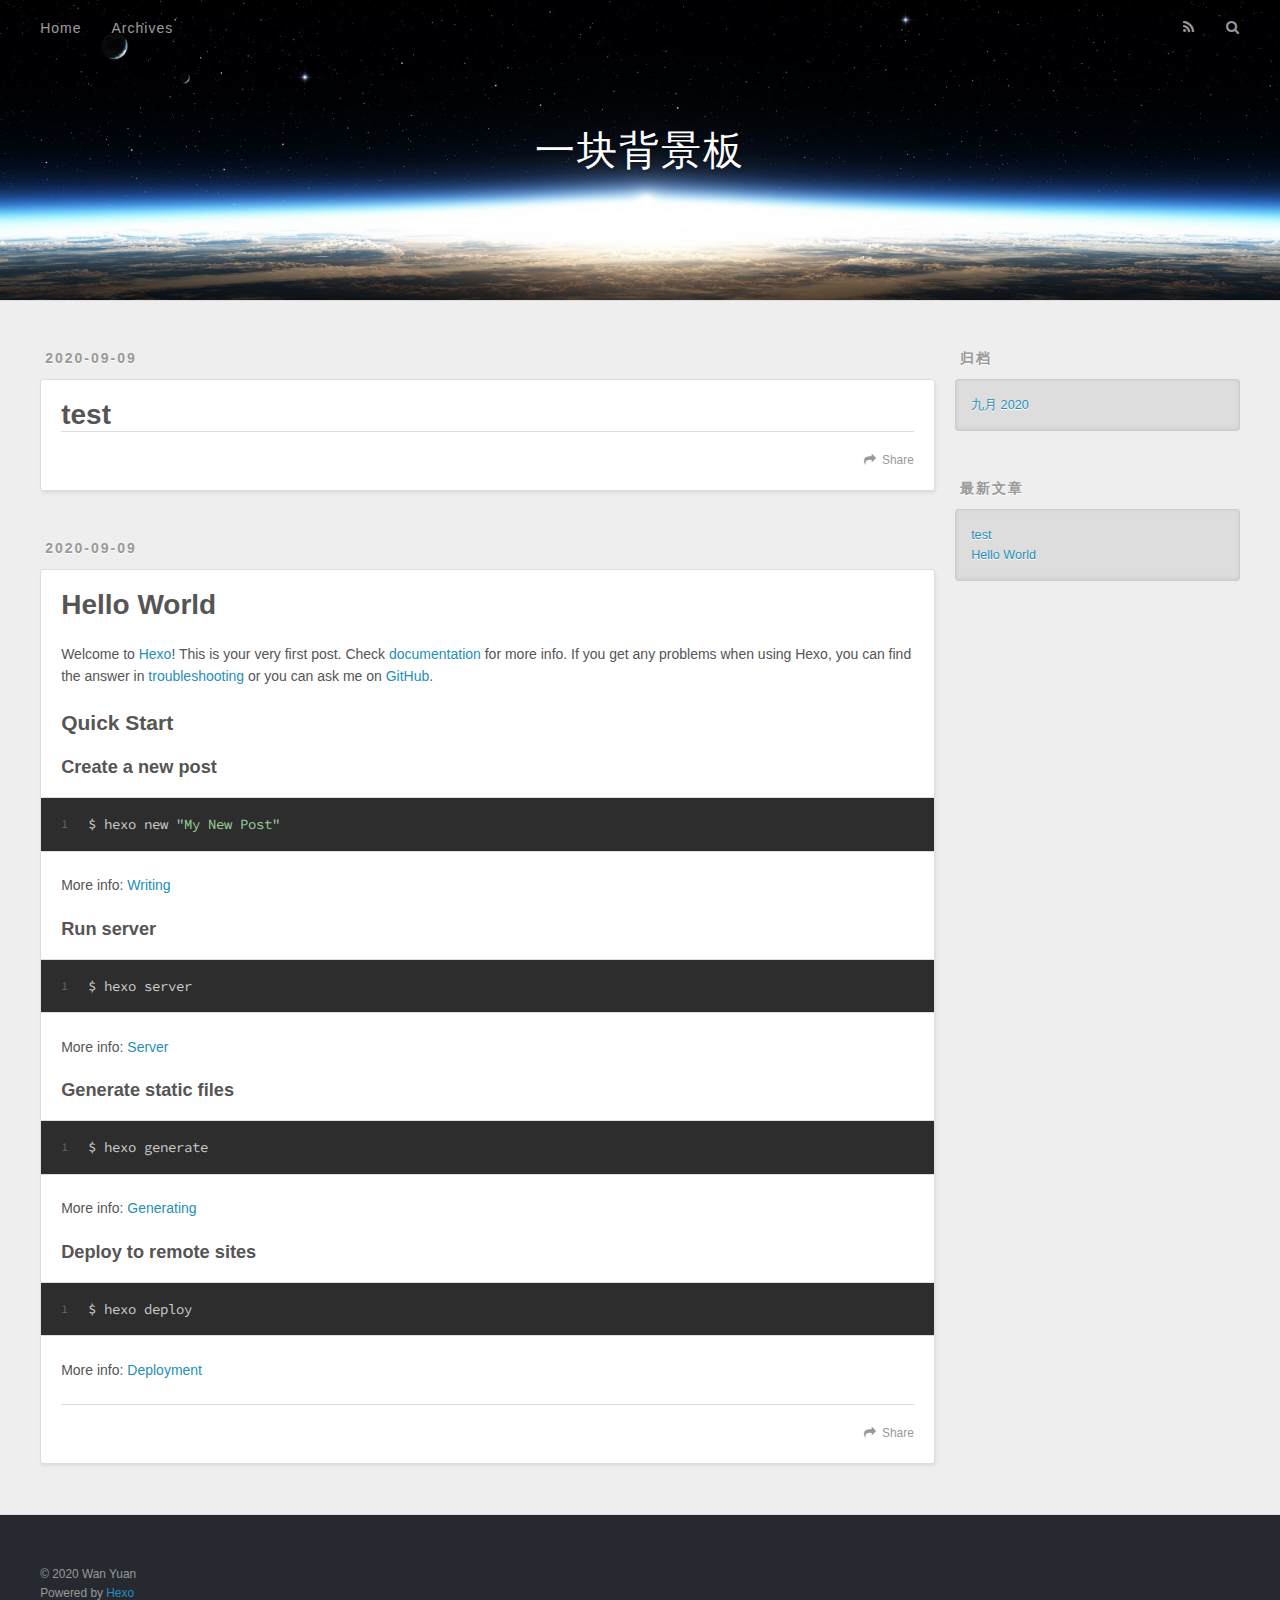
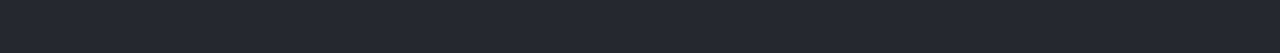
<file: index.html>
<!DOCTYPE html>
<html>
<head>
  <meta charset="utf-8">
  

  
  <title>一块背景板</title>
  <meta name="viewport" content="width=device-width, initial-scale=1, maximum-scale=1">
  <meta property="og:type" content="website">
<meta property="og:title" content="一块背景板">
<meta property="og:url" content="http://example.com/index.html">
<meta property="og:site_name" content="一块背景板">
<meta property="og:locale" content="zh_CN">
<meta property="article:author" content="Wan Yuan">
<meta name="twitter:card" content="summary">
  
    <link rel="alternate" href="/atom.xml" title="一块背景板" type="application/atom+xml">
  
  
    <link rel="icon" href="/favicon.png">
  
  
    <link href="//fonts.googleapis.com/css?family=Source+Code+Pro" rel="stylesheet" type="text/css">
  
  
<link rel="stylesheet" href="/css/style.css">

<meta name="generator" content="Hexo 5.1.1"></head>

<body>
  <div id="container">
    <div id="wrap">
      <header id="header">
  <div id="banner"></div>
  <div id="header-outer" class="outer">
    <div id="header-title" class="inner">
      <h1 id="logo-wrap">
        <a href="/" id="logo">一块背景板</a>
      </h1>
      
    </div>
    <div id="header-inner" class="inner">
      <nav id="main-nav">
        <a id="main-nav-toggle" class="nav-icon"></a>
        
          <a class="main-nav-link" href="/">Home</a>
        
          <a class="main-nav-link" href="/archives">Archives</a>
        
      </nav>
      <nav id="sub-nav">
        
          <a id="nav-rss-link" class="nav-icon" href="/atom.xml" title="RSS Feed"></a>
        
        <a id="nav-search-btn" class="nav-icon" title="搜索"></a>
      </nav>
      <div id="search-form-wrap">
        <form action="//google.com/search" method="get" accept-charset="UTF-8" class="search-form"><input type="search" name="q" class="search-form-input" placeholder="Search"><button type="submit" class="search-form-submit">&#xF002;</button><input type="hidden" name="sitesearch" value="http://example.com"></form>
      </div>
    </div>
  </div>
</header>
      <div class="outer">
        <section id="main">
  
    <article id="post-test" class="article article-type-post" itemscope itemprop="blogPost">
  <div class="article-meta">
    <a href="/2020/09/09/test/" class="article-date">
  <time datetime="2020-09-09T03:55:11.000Z" itemprop="datePublished">2020-09-09</time>
</a>
    
  </div>
  <div class="article-inner">
    
    
      <header class="article-header">
        
  
    <h1 itemprop="name">
      <a class="article-title" href="/2020/09/09/test/">test</a>
    </h1>
  

      </header>
    
    <div class="article-entry" itemprop="articleBody">
      
        
      
    </div>
    <footer class="article-footer">
      <a data-url="http://example.com/2020/09/09/test/" data-id="ckeuupfs40001dsmmc3o80jre" class="article-share-link">Share</a>
      
      
    </footer>
  </div>
  
</article>


  
    <article id="post-hello-world" class="article article-type-post" itemscope itemprop="blogPost">
  <div class="article-meta">
    <a href="/2020/09/09/hello-world/" class="article-date">
  <time datetime="2020-09-09T03:46:14.029Z" itemprop="datePublished">2020-09-09</time>
</a>
    
  </div>
  <div class="article-inner">
    
    
      <header class="article-header">
        
  
    <h1 itemprop="name">
      <a class="article-title" href="/2020/09/09/hello-world/">Hello World</a>
    </h1>
  

      </header>
    
    <div class="article-entry" itemprop="articleBody">
      
        <p>Welcome to <a target="_blank" rel="noopener" href="https://hexo.io/">Hexo</a>! This is your very first post. Check <a target="_blank" rel="noopener" href="https://hexo.io/docs/">documentation</a> for more info. If you get any problems when using Hexo, you can find the answer in <a target="_blank" rel="noopener" href="https://hexo.io/docs/troubleshooting.html">troubleshooting</a> or you can ask me on <a target="_blank" rel="noopener" href="https://github.com/hexojs/hexo/issues">GitHub</a>.</p>
<h2 id="Quick-Start"><a href="#Quick-Start" class="headerlink" title="Quick Start"></a>Quick Start</h2><h3 id="Create-a-new-post"><a href="#Create-a-new-post" class="headerlink" title="Create a new post"></a>Create a new post</h3><figure class="highlight bash"><table><tr><td class="gutter"><pre><span class="line">1</span><br></pre></td><td class="code"><pre><span class="line">$ hexo new <span class="string">&quot;My New Post&quot;</span></span><br></pre></td></tr></table></figure>

<p>More info: <a target="_blank" rel="noopener" href="https://hexo.io/docs/writing.html">Writing</a></p>
<h3 id="Run-server"><a href="#Run-server" class="headerlink" title="Run server"></a>Run server</h3><figure class="highlight bash"><table><tr><td class="gutter"><pre><span class="line">1</span><br></pre></td><td class="code"><pre><span class="line">$ hexo server</span><br></pre></td></tr></table></figure>

<p>More info: <a target="_blank" rel="noopener" href="https://hexo.io/docs/server.html">Server</a></p>
<h3 id="Generate-static-files"><a href="#Generate-static-files" class="headerlink" title="Generate static files"></a>Generate static files</h3><figure class="highlight bash"><table><tr><td class="gutter"><pre><span class="line">1</span><br></pre></td><td class="code"><pre><span class="line">$ hexo generate</span><br></pre></td></tr></table></figure>

<p>More info: <a target="_blank" rel="noopener" href="https://hexo.io/docs/generating.html">Generating</a></p>
<h3 id="Deploy-to-remote-sites"><a href="#Deploy-to-remote-sites" class="headerlink" title="Deploy to remote sites"></a>Deploy to remote sites</h3><figure class="highlight bash"><table><tr><td class="gutter"><pre><span class="line">1</span><br></pre></td><td class="code"><pre><span class="line">$ hexo deploy</span><br></pre></td></tr></table></figure>

<p>More info: <a target="_blank" rel="noopener" href="https://hexo.io/docs/one-command-deployment.html">Deployment</a></p>

      
    </div>
    <footer class="article-footer">
      <a data-url="http://example.com/2020/09/09/hello-world/" data-id="ckeuupfrs0000dsmmcqqy6rwe" class="article-share-link">Share</a>
      
      
    </footer>
  </div>
  
</article>


  


</section>
        
          <aside id="sidebar">
  
    

  
    

  
    
  
    
  <div class="widget-wrap">
    <h3 class="widget-title">归档</h3>
    <div class="widget">
      <ul class="archive-list"><li class="archive-list-item"><a class="archive-list-link" href="/archives/2020/09/">九月 2020</a></li></ul>
    </div>
  </div>


  
    
  <div class="widget-wrap">
    <h3 class="widget-title">最新文章</h3>
    <div class="widget">
      <ul>
        
          <li>
            <a href="/2020/09/09/test/">test</a>
          </li>
        
          <li>
            <a href="/2020/09/09/hello-world/">Hello World</a>
          </li>
        
      </ul>
    </div>
  </div>

  
</aside>
        
      </div>
      <footer id="footer">
  
  <div class="outer">
    <div id="footer-info" class="inner">
      &copy; 2020 Wan Yuan<br>
      Powered by <a href="http://hexo.io/" target="_blank">Hexo</a>
    </div>
  </div>
</footer>
    </div>
    <nav id="mobile-nav">
  
    <a href="/" class="mobile-nav-link">Home</a>
  
    <a href="/archives" class="mobile-nav-link">Archives</a>
  
</nav>
    

<script src="//ajax.googleapis.com/ajax/libs/jquery/2.0.3/jquery.min.js"></script>


  
<link rel="stylesheet" href="/fancybox/jquery.fancybox.css">

  
<script src="/fancybox/jquery.fancybox.pack.js"></script>




<script src="/js/script.js"></script>




  </div>
</body>
</html>
</file>
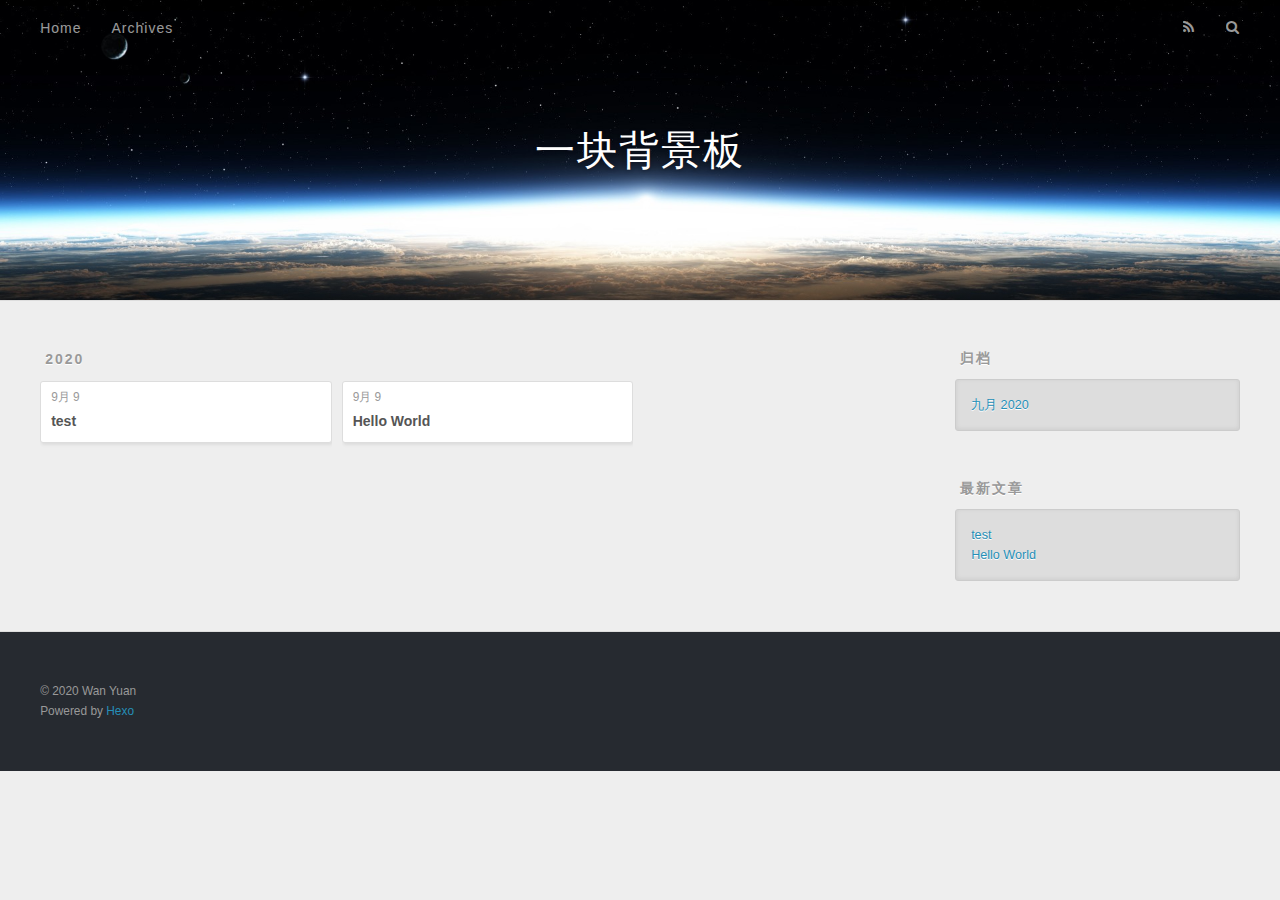
<file: archives/index.html>
<!DOCTYPE html>
<html>
<head>
  <meta charset="utf-8">
  

  
  <title>归档 | 一块背景板</title>
  <meta name="viewport" content="width=device-width, initial-scale=1, maximum-scale=1">
  <meta property="og:type" content="website">
<meta property="og:title" content="一块背景板">
<meta property="og:url" content="http://example.com/archives/index.html">
<meta property="og:site_name" content="一块背景板">
<meta property="og:locale" content="zh_CN">
<meta property="article:author" content="Wan Yuan">
<meta name="twitter:card" content="summary">
  
    <link rel="alternate" href="/atom.xml" title="一块背景板" type="application/atom+xml">
  
  
    <link rel="icon" href="/favicon.png">
  
  
    <link href="//fonts.googleapis.com/css?family=Source+Code+Pro" rel="stylesheet" type="text/css">
  
  
<link rel="stylesheet" href="/css/style.css">

<meta name="generator" content="Hexo 5.1.1"></head>

<body>
  <div id="container">
    <div id="wrap">
      <header id="header">
  <div id="banner"></div>
  <div id="header-outer" class="outer">
    <div id="header-title" class="inner">
      <h1 id="logo-wrap">
        <a href="/" id="logo">一块背景板</a>
      </h1>
      
    </div>
    <div id="header-inner" class="inner">
      <nav id="main-nav">
        <a id="main-nav-toggle" class="nav-icon"></a>
        
          <a class="main-nav-link" href="/">Home</a>
        
          <a class="main-nav-link" href="/archives">Archives</a>
        
      </nav>
      <nav id="sub-nav">
        
          <a id="nav-rss-link" class="nav-icon" href="/atom.xml" title="RSS Feed"></a>
        
        <a id="nav-search-btn" class="nav-icon" title="搜索"></a>
      </nav>
      <div id="search-form-wrap">
        <form action="//google.com/search" method="get" accept-charset="UTF-8" class="search-form"><input type="search" name="q" class="search-form-input" placeholder="Search"><button type="submit" class="search-form-submit">&#xF002;</button><input type="hidden" name="sitesearch" value="http://example.com"></form>
      </div>
    </div>
  </div>
</header>
      <div class="outer">
        <section id="main">
  
  
    
    
      
      
      <section class="archives-wrap">
        <div class="archive-year-wrap">
          <a href="/archives/2020" class="archive-year">2020</a>
        </div>
        <div class="archives">
    
    <article class="archive-article archive-type-post">
  <div class="archive-article-inner">
    <header class="archive-article-header">
      <a href="/2020/09/09/test/" class="archive-article-date">
  <time datetime="2020-09-09T03:55:11.000Z" itemprop="datePublished">9月 9</time>
</a>
      
  
    <h1 itemprop="name">
      <a class="archive-article-title" href="/2020/09/09/test/">test</a>
    </h1>
  

    </header>
  </div>
</article>
  
    
    
    <article class="archive-article archive-type-post">
  <div class="archive-article-inner">
    <header class="archive-article-header">
      <a href="/2020/09/09/hello-world/" class="archive-article-date">
  <time datetime="2020-09-09T03:46:14.029Z" itemprop="datePublished">9月 9</time>
</a>
      
  
    <h1 itemprop="name">
      <a class="archive-article-title" href="/2020/09/09/hello-world/">Hello World</a>
    </h1>
  

    </header>
  </div>
</article>
  
  
    </div></section>
  


</section>
        
          <aside id="sidebar">
  
    

  
    

  
    
  
    
  <div class="widget-wrap">
    <h3 class="widget-title">归档</h3>
    <div class="widget">
      <ul class="archive-list"><li class="archive-list-item"><a class="archive-list-link" href="/archives/2020/09/">九月 2020</a></li></ul>
    </div>
  </div>


  
    
  <div class="widget-wrap">
    <h3 class="widget-title">最新文章</h3>
    <div class="widget">
      <ul>
        
          <li>
            <a href="/2020/09/09/test/">test</a>
          </li>
        
          <li>
            <a href="/2020/09/09/hello-world/">Hello World</a>
          </li>
        
      </ul>
    </div>
  </div>

  
</aside>
        
      </div>
      <footer id="footer">
  
  <div class="outer">
    <div id="footer-info" class="inner">
      &copy; 2020 Wan Yuan<br>
      Powered by <a href="http://hexo.io/" target="_blank">Hexo</a>
    </div>
  </div>
</footer>
    </div>
    <nav id="mobile-nav">
  
    <a href="/" class="mobile-nav-link">Home</a>
  
    <a href="/archives" class="mobile-nav-link">Archives</a>
  
</nav>
    

<script src="//ajax.googleapis.com/ajax/libs/jquery/2.0.3/jquery.min.js"></script>


  
<link rel="stylesheet" href="/fancybox/jquery.fancybox.css">

  
<script src="/fancybox/jquery.fancybox.pack.js"></script>




<script src="/js/script.js"></script>




  </div>
</body>
</html>
</file>
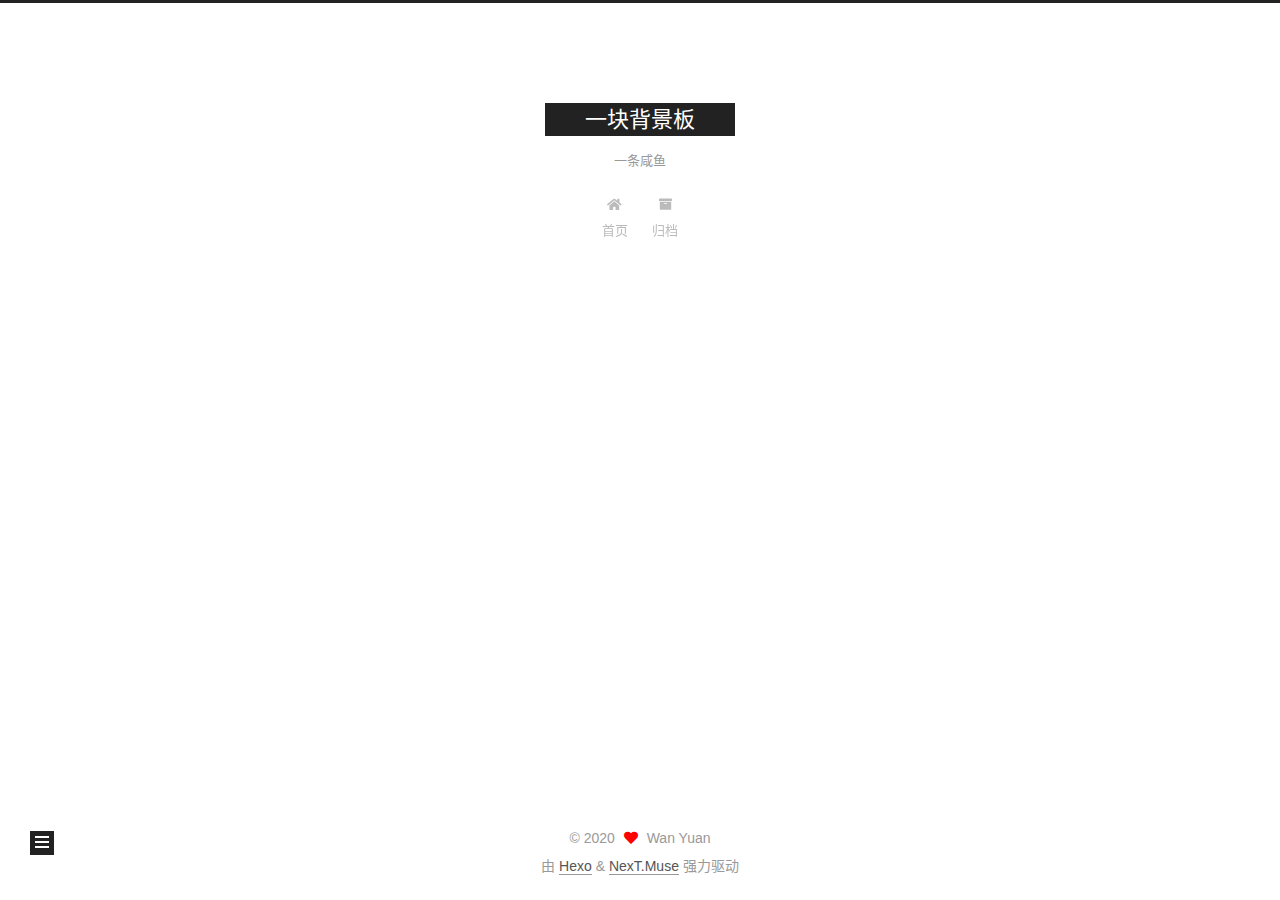
<file: categories/index.html>
<!DOCTYPE html>
<html lang="zh-CN">
<head>
  <meta charset="UTF-8">
<meta name="viewport" content="width=device-width, initial-scale=1, maximum-scale=2">
<meta name="theme-color" content="#222">
<meta name="generator" content="Hexo 5.1.1">
  <link rel="apple-touch-icon" sizes="180x180" href="/images/apple-touch-icon-next.png">
  <link rel="icon" type="image/png" sizes="32x32" href="/images/favicon-32x32-next.png">
  <link rel="icon" type="image/png" sizes="16x16" href="/images/favicon-16x16-next.png">
  <link rel="mask-icon" href="/images/logo.svg" color="#222">

<link rel="stylesheet" href="/css/main.css">


<link rel="stylesheet" href="/lib/font-awesome/css/all.min.css">

<script id="hexo-configurations">
    var NexT = window.NexT || {};
    var CONFIG = {"hostname":"example.com","root":"/","scheme":"Muse","version":"7.8.0","exturl":false,"sidebar":{"position":"left","display":"post","padding":18,"offset":12,"onmobile":false},"copycode":{"enable":false,"show_result":false,"style":null},"back2top":{"enable":true,"sidebar":false,"scrollpercent":false},"bookmark":{"enable":false,"color":"#222","save":"auto"},"fancybox":false,"mediumzoom":false,"lazyload":false,"pangu":false,"comments":{"style":"tabs","active":null,"storage":true,"lazyload":false,"nav":null},"algolia":{"hits":{"per_page":10},"labels":{"input_placeholder":"Search for Posts","hits_empty":"We didn't find any results for the search: ${query}","hits_stats":"${hits} results found in ${time} ms"}},"localsearch":{"enable":false,"trigger":"auto","top_n_per_article":1,"unescape":false,"preload":false},"motion":{"enable":true,"async":false,"transition":{"post_block":"fadeIn","post_header":"slideDownIn","post_body":"slideDownIn","coll_header":"slideLeftIn","sidebar":"slideUpIn"}}};
  </script>

  <meta property="og:type" content="website">
<meta property="og:title" content="文章分类">
<meta property="og:url" content="http://example.com/categories/index.html">
<meta property="og:site_name" content="一块背景板">
<meta property="og:locale" content="zh_CN">
<meta property="article:published_time" content="2020-09-09T06:58:30.000Z">
<meta property="article:modified_time" content="2020-09-09T06:59:44.445Z">
<meta property="article:author" content="Wan Yuan">
<meta name="twitter:card" content="summary">

<link rel="canonical" href="http://example.com/categories/">


<script id="page-configurations">
  // https://hexo.io/docs/variables.html
  CONFIG.page = {
    sidebar: "",
    isHome : false,
    isPost : false,
    lang   : 'zh-CN'
  };
</script>

  <title>文章分类 | 一块背景板
</title>
  






  <noscript>
  <style>
  .use-motion .brand,
  .use-motion .menu-item,
  .sidebar-inner,
  .use-motion .post-block,
  .use-motion .pagination,
  .use-motion .comments,
  .use-motion .post-header,
  .use-motion .post-body,
  .use-motion .collection-header { opacity: initial; }

  .use-motion .site-title,
  .use-motion .site-subtitle {
    opacity: initial;
    top: initial;
  }

  .use-motion .logo-line-before i { left: initial; }
  .use-motion .logo-line-after i { right: initial; }
  </style>
</noscript>

</head>

<body itemscope itemtype="http://schema.org/WebPage">
  <div class="container use-motion">
    <div class="headband"></div>

    <header class="header" itemscope itemtype="http://schema.org/WPHeader">
      <div class="header-inner"><div class="site-brand-container">
  <div class="site-nav-toggle">
    <div class="toggle" aria-label="切换导航栏">
      <span class="toggle-line toggle-line-first"></span>
      <span class="toggle-line toggle-line-middle"></span>
      <span class="toggle-line toggle-line-last"></span>
    </div>
  </div>

  <div class="site-meta">

    <a href="/" class="brand" rel="start">
      <span class="logo-line-before"><i></i></span>
      <h1 class="site-title">一块背景板</h1>
      <span class="logo-line-after"><i></i></span>
    </a>
      <p class="site-subtitle" itemprop="description">一条咸鱼</p>
  </div>

  <div class="site-nav-right">
    <div class="toggle popup-trigger">
    </div>
  </div>
</div>




<nav class="site-nav">
  <ul id="menu" class="main-menu menu">
        <li class="menu-item menu-item-home">

    <a href="/" rel="section"><i class="fa fa-home fa-fw"></i>首页</a>

  </li>
        <li class="menu-item menu-item-archives">

    <a href="/archives/" rel="section"><i class="fa fa-archive fa-fw"></i>归档</a>

  </li>
  </ul>
</nav>




</div>
    </header>

    
  <div class="back-to-top">
    <i class="fa fa-arrow-up"></i>
    <span>0%</span>
  </div>


    <main class="main">
      <div class="main-inner">
        <div class="content-wrap">
          
  
  

          <div class="content page posts-expand">
            

    
    
    
    <div class="post-block" lang="zh-CN">
      <header class="post-header">

<h1 class="post-title" itemprop="name headline">文章分类
</h1>

<div class="post-meta">
  

</div>

</header>

      
      
      
      <div class="post-body">
          <div class="category-all-page">
            <div class="category-all-title">
              暂无分类
            </div>
            <div class="category-all">
              
            </div>
          </div>
        
      </div>
      
      
      
    </div>
    

    
    
    


          </div>
          

<script>
  window.addEventListener('tabs:register', () => {
    let { activeClass } = CONFIG.comments;
    if (CONFIG.comments.storage) {
      activeClass = localStorage.getItem('comments_active') || activeClass;
    }
    if (activeClass) {
      let activeTab = document.querySelector(`a[href="#comment-${activeClass}"]`);
      if (activeTab) {
        activeTab.click();
      }
    }
  });
  if (CONFIG.comments.storage) {
    window.addEventListener('tabs:click', event => {
      if (!event.target.matches('.tabs-comment .tab-content .tab-pane')) return;
      let commentClass = event.target.classList[1];
      localStorage.setItem('comments_active', commentClass);
    });
  }
</script>

        </div>
          
  
  <div class="toggle sidebar-toggle">
    <span class="toggle-line toggle-line-first"></span>
    <span class="toggle-line toggle-line-middle"></span>
    <span class="toggle-line toggle-line-last"></span>
  </div>

  <aside class="sidebar">
    <div class="sidebar-inner">

      <ul class="sidebar-nav motion-element">
        <li class="sidebar-nav-toc">
          文章目录
        </li>
        <li class="sidebar-nav-overview">
          站点概览
        </li>
      </ul>

      <!--noindex-->
      <div class="post-toc-wrap sidebar-panel">
      </div>
      <!--/noindex-->

      <div class="site-overview-wrap sidebar-panel">
        <div class="site-author motion-element" itemprop="author" itemscope itemtype="http://schema.org/Person">
  <p class="site-author-name" itemprop="name">Wan Yuan</p>
  <div class="site-description" itemprop="description"></div>
</div>
<div class="site-state-wrap motion-element">
  <nav class="site-state">
      <div class="site-state-item site-state-posts">
          <a href="/archives/">
        
          <span class="site-state-item-count">3</span>
          <span class="site-state-item-name">日志</span>
        </a>
      </div>
  </nav>
</div>



      </div>

    </div>
  </aside>
  <div id="sidebar-dimmer"></div>


      </div>
    </main>

    <footer class="footer">
      <div class="footer-inner">
        

        

<div class="copyright">
  
  &copy; 
  <span itemprop="copyrightYear">2020</span>
  <span class="with-love">
    <i class="fa fa-heart"></i>
  </span>
  <span class="author" itemprop="copyrightHolder">Wan Yuan</span>
</div>
  <div class="powered-by">由 <a href="https://hexo.io/" class="theme-link" rel="noopener" target="_blank">Hexo</a> & <a href="https://muse.theme-next.org/" class="theme-link" rel="noopener" target="_blank">NexT.Muse</a> 强力驱动
  </div>

        








      </div>
    </footer>
  </div>

  
  <script src="/lib/anime.min.js"></script>
  <script src="/lib/velocity/velocity.min.js"></script>
  <script src="/lib/velocity/velocity.ui.min.js"></script>

<script src="/js/utils.js"></script>

<script src="/js/motion.js"></script>


<script src="/js/schemes/muse.js"></script>


<script src="/js/next-boot.js"></script>




  















  

  

</body>
</html>
</file>
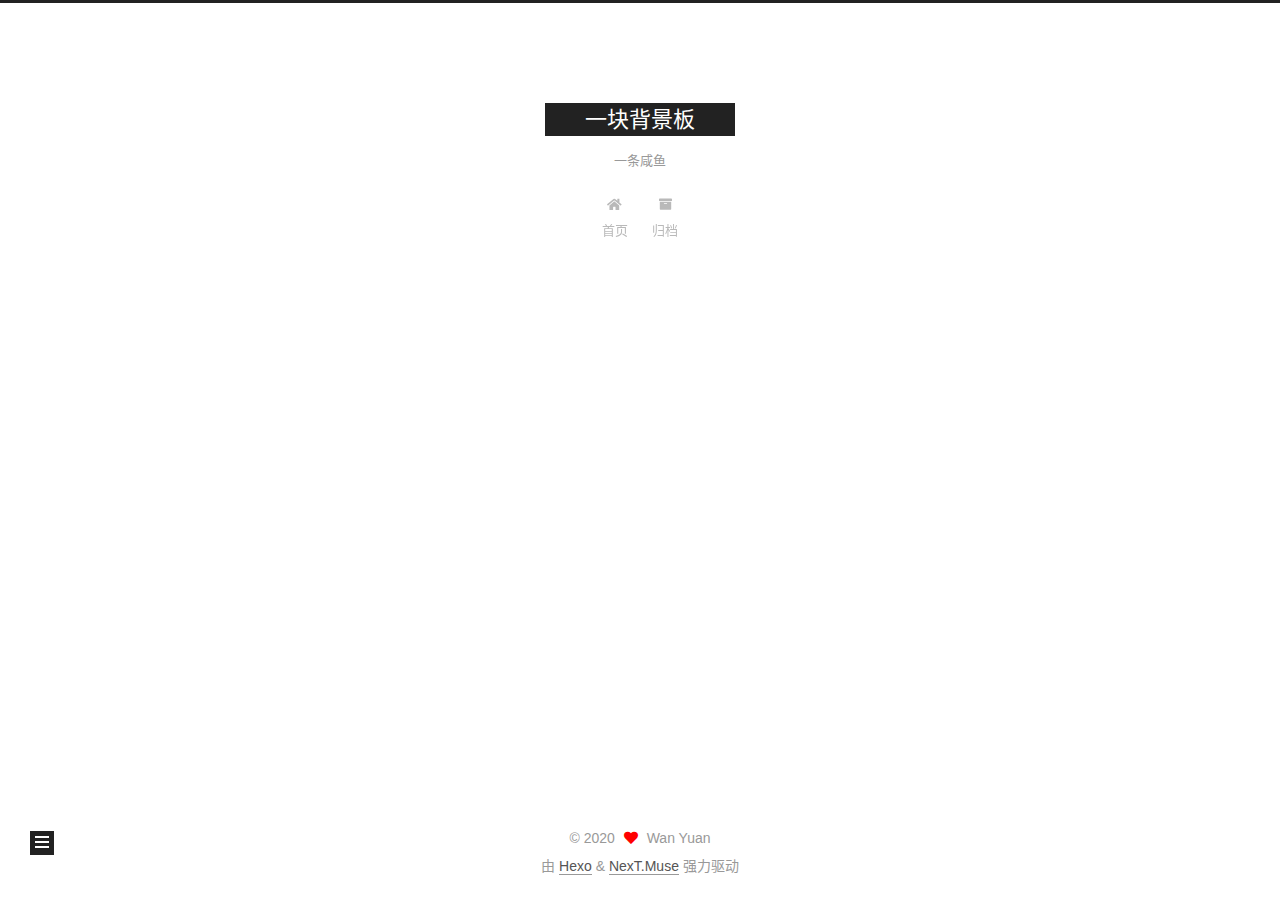
<file: tags/index.html>
<!DOCTYPE html>
<html lang="zh-CN">
<head>
  <meta charset="UTF-8">
<meta name="viewport" content="width=device-width, initial-scale=1, maximum-scale=2">
<meta name="theme-color" content="#222">
<meta name="generator" content="Hexo 5.1.1">
  <link rel="apple-touch-icon" sizes="180x180" href="/images/apple-touch-icon-next.png">
  <link rel="icon" type="image/png" sizes="32x32" href="/images/favicon-32x32-next.png">
  <link rel="icon" type="image/png" sizes="16x16" href="/images/favicon-16x16-next.png">
  <link rel="mask-icon" href="/images/logo.svg" color="#222">

<link rel="stylesheet" href="/css/main.css">


<link rel="stylesheet" href="/lib/font-awesome/css/all.min.css">

<script id="hexo-configurations">
    var NexT = window.NexT || {};
    var CONFIG = {"hostname":"example.com","root":"/","scheme":"Muse","version":"7.8.0","exturl":false,"sidebar":{"position":"left","display":"post","padding":18,"offset":12,"onmobile":false},"copycode":{"enable":false,"show_result":false,"style":null},"back2top":{"enable":true,"sidebar":false,"scrollpercent":false},"bookmark":{"enable":false,"color":"#222","save":"auto"},"fancybox":false,"mediumzoom":false,"lazyload":false,"pangu":false,"comments":{"style":"tabs","active":null,"storage":true,"lazyload":false,"nav":null},"algolia":{"hits":{"per_page":10},"labels":{"input_placeholder":"Search for Posts","hits_empty":"We didn't find any results for the search: ${query}","hits_stats":"${hits} results found in ${time} ms"}},"localsearch":{"enable":false,"trigger":"auto","top_n_per_article":1,"unescape":false,"preload":false},"motion":{"enable":true,"async":false,"transition":{"post_block":"fadeIn","post_header":"slideDownIn","post_body":"slideDownIn","coll_header":"slideLeftIn","sidebar":"slideUpIn"}}};
  </script>

  <meta property="og:type" content="website">
<meta property="og:title" content="文章分类">
<meta property="og:url" content="http://example.com/tags/index.html">
<meta property="og:site_name" content="一块背景板">
<meta property="og:locale" content="zh_CN">
<meta property="article:published_time" content="2020-09-09T07:03:21.000Z">
<meta property="article:modified_time" content="2020-09-09T07:04:45.856Z">
<meta property="article:author" content="Wan Yuan">
<meta name="twitter:card" content="summary">

<link rel="canonical" href="http://example.com/tags/">


<script id="page-configurations">
  // https://hexo.io/docs/variables.html
  CONFIG.page = {
    sidebar: "",
    isHome : false,
    isPost : false,
    lang   : 'zh-CN'
  };
</script>

  <title>文章分类 | 一块背景板
</title>
  






  <noscript>
  <style>
  .use-motion .brand,
  .use-motion .menu-item,
  .sidebar-inner,
  .use-motion .post-block,
  .use-motion .pagination,
  .use-motion .comments,
  .use-motion .post-header,
  .use-motion .post-body,
  .use-motion .collection-header { opacity: initial; }

  .use-motion .site-title,
  .use-motion .site-subtitle {
    opacity: initial;
    top: initial;
  }

  .use-motion .logo-line-before i { left: initial; }
  .use-motion .logo-line-after i { right: initial; }
  </style>
</noscript>

</head>

<body itemscope itemtype="http://schema.org/WebPage">
  <div class="container use-motion">
    <div class="headband"></div>

    <header class="header" itemscope itemtype="http://schema.org/WPHeader">
      <div class="header-inner"><div class="site-brand-container">
  <div class="site-nav-toggle">
    <div class="toggle" aria-label="切换导航栏">
      <span class="toggle-line toggle-line-first"></span>
      <span class="toggle-line toggle-line-middle"></span>
      <span class="toggle-line toggle-line-last"></span>
    </div>
  </div>

  <div class="site-meta">

    <a href="/" class="brand" rel="start">
      <span class="logo-line-before"><i></i></span>
      <h1 class="site-title">一块背景板</h1>
      <span class="logo-line-after"><i></i></span>
    </a>
      <p class="site-subtitle" itemprop="description">一条咸鱼</p>
  </div>

  <div class="site-nav-right">
    <div class="toggle popup-trigger">
    </div>
  </div>
</div>




<nav class="site-nav">
  <ul id="menu" class="main-menu menu">
        <li class="menu-item menu-item-home">

    <a href="/" rel="section"><i class="fa fa-home fa-fw"></i>首页</a>

  </li>
        <li class="menu-item menu-item-archives">

    <a href="/archives/" rel="section"><i class="fa fa-archive fa-fw"></i>归档</a>

  </li>
  </ul>
</nav>




</div>
    </header>

    
  <div class="back-to-top">
    <i class="fa fa-arrow-up"></i>
    <span>0%</span>
  </div>


    <main class="main">
      <div class="main-inner">
        <div class="content-wrap">
          
  
  

          <div class="content page posts-expand">
            

    
    
    
    <div class="post-block" lang="zh-CN">
      <header class="post-header">

<h1 class="post-title" itemprop="name headline">文章分类
</h1>

<div class="post-meta">
  

</div>

</header>

      
      
      
      <div class="post-body">
          <div class="tag-cloud">
            <div class="tag-cloud-title">
              暂无标签
            </div>
            <div class="tag-cloud-tags">
              
            </div>
          </div>
        
      </div>
      
      
      
    </div>
    

    
    
    


          </div>
          

<script>
  window.addEventListener('tabs:register', () => {
    let { activeClass } = CONFIG.comments;
    if (CONFIG.comments.storage) {
      activeClass = localStorage.getItem('comments_active') || activeClass;
    }
    if (activeClass) {
      let activeTab = document.querySelector(`a[href="#comment-${activeClass}"]`);
      if (activeTab) {
        activeTab.click();
      }
    }
  });
  if (CONFIG.comments.storage) {
    window.addEventListener('tabs:click', event => {
      if (!event.target.matches('.tabs-comment .tab-content .tab-pane')) return;
      let commentClass = event.target.classList[1];
      localStorage.setItem('comments_active', commentClass);
    });
  }
</script>

        </div>
          
  
  <div class="toggle sidebar-toggle">
    <span class="toggle-line toggle-line-first"></span>
    <span class="toggle-line toggle-line-middle"></span>
    <span class="toggle-line toggle-line-last"></span>
  </div>

  <aside class="sidebar">
    <div class="sidebar-inner">

      <ul class="sidebar-nav motion-element">
        <li class="sidebar-nav-toc">
          文章目录
        </li>
        <li class="sidebar-nav-overview">
          站点概览
        </li>
      </ul>

      <!--noindex-->
      <div class="post-toc-wrap sidebar-panel">
      </div>
      <!--/noindex-->

      <div class="site-overview-wrap sidebar-panel">
        <div class="site-author motion-element" itemprop="author" itemscope itemtype="http://schema.org/Person">
  <p class="site-author-name" itemprop="name">Wan Yuan</p>
  <div class="site-description" itemprop="description"></div>
</div>
<div class="site-state-wrap motion-element">
  <nav class="site-state">
      <div class="site-state-item site-state-posts">
          <a href="/archives/">
        
          <span class="site-state-item-count">3</span>
          <span class="site-state-item-name">日志</span>
        </a>
      </div>
  </nav>
</div>



      </div>

    </div>
  </aside>
  <div id="sidebar-dimmer"></div>


      </div>
    </main>

    <footer class="footer">
      <div class="footer-inner">
        

        

<div class="copyright">
  
  &copy; 
  <span itemprop="copyrightYear">2020</span>
  <span class="with-love">
    <i class="fa fa-heart"></i>
  </span>
  <span class="author" itemprop="copyrightHolder">Wan Yuan</span>
</div>
  <div class="powered-by">由 <a href="https://hexo.io/" class="theme-link" rel="noopener" target="_blank">Hexo</a> & <a href="https://muse.theme-next.org/" class="theme-link" rel="noopener" target="_blank">NexT.Muse</a> 强力驱动
  </div>

        








      </div>
    </footer>
  </div>

  
  <script src="/lib/anime.min.js"></script>
  <script src="/lib/velocity/velocity.min.js"></script>
  <script src="/lib/velocity/velocity.ui.min.js"></script>

<script src="/js/utils.js"></script>

<script src="/js/motion.js"></script>


<script src="/js/schemes/muse.js"></script>


<script src="/js/next-boot.js"></script>




  















  

  

</body>
</html>
</file>
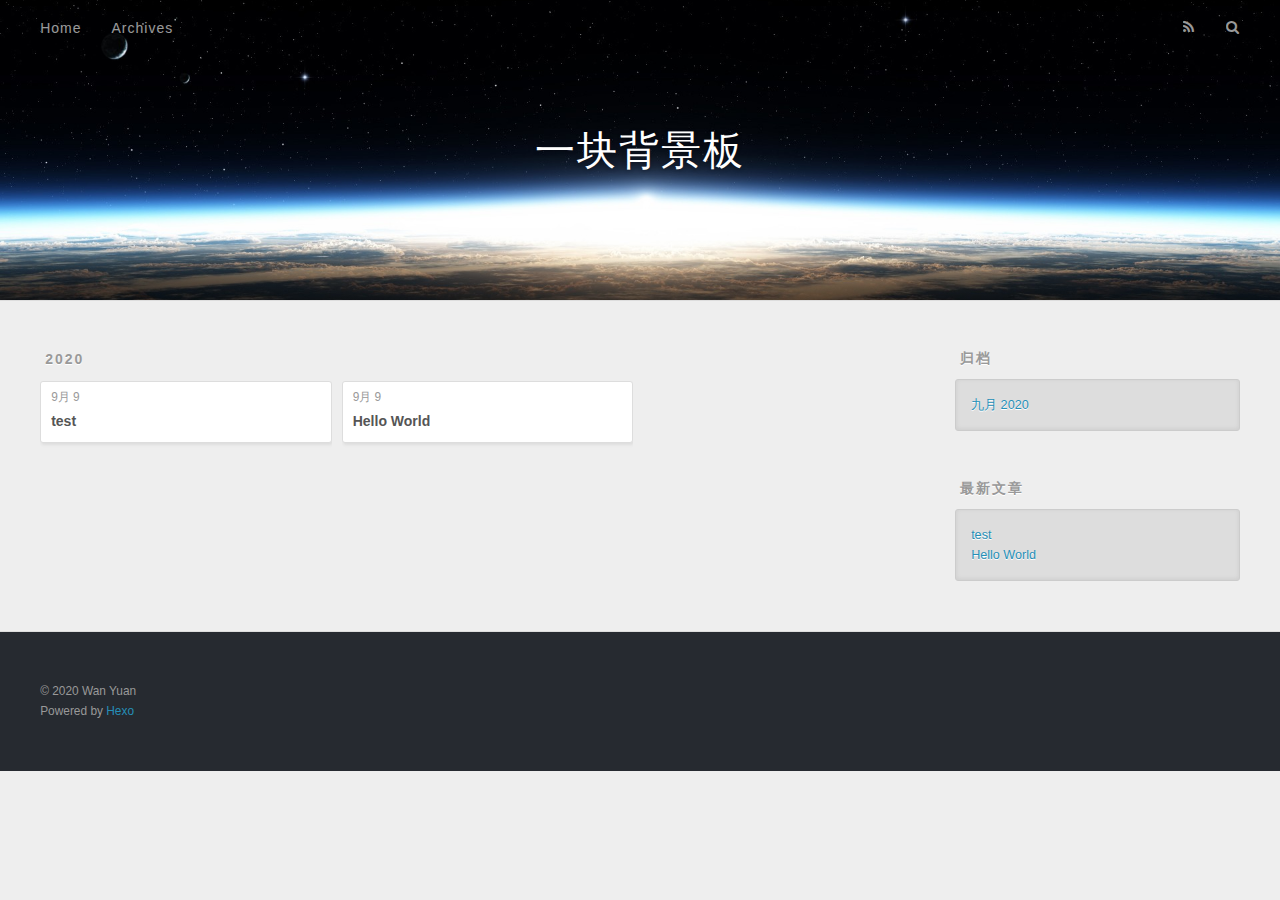
<file: archives/2020/index.html>
<!DOCTYPE html>
<html>
<head>
  <meta charset="utf-8">
  

  
  <title>归档: 2020 | 一块背景板</title>
  <meta name="viewport" content="width=device-width, initial-scale=1, maximum-scale=1">
  <meta property="og:type" content="website">
<meta property="og:title" content="一块背景板">
<meta property="og:url" content="http://example.com/archives/2020/index.html">
<meta property="og:site_name" content="一块背景板">
<meta property="og:locale" content="zh_CN">
<meta property="article:author" content="Wan Yuan">
<meta name="twitter:card" content="summary">
  
    <link rel="alternate" href="/atom.xml" title="一块背景板" type="application/atom+xml">
  
  
    <link rel="icon" href="/favicon.png">
  
  
    <link href="//fonts.googleapis.com/css?family=Source+Code+Pro" rel="stylesheet" type="text/css">
  
  
<link rel="stylesheet" href="/css/style.css">

<meta name="generator" content="Hexo 5.1.1"></head>

<body>
  <div id="container">
    <div id="wrap">
      <header id="header">
  <div id="banner"></div>
  <div id="header-outer" class="outer">
    <div id="header-title" class="inner">
      <h1 id="logo-wrap">
        <a href="/" id="logo">一块背景板</a>
      </h1>
      
    </div>
    <div id="header-inner" class="inner">
      <nav id="main-nav">
        <a id="main-nav-toggle" class="nav-icon"></a>
        
          <a class="main-nav-link" href="/">Home</a>
        
          <a class="main-nav-link" href="/archives">Archives</a>
        
      </nav>
      <nav id="sub-nav">
        
          <a id="nav-rss-link" class="nav-icon" href="/atom.xml" title="RSS Feed"></a>
        
        <a id="nav-search-btn" class="nav-icon" title="搜索"></a>
      </nav>
      <div id="search-form-wrap">
        <form action="//google.com/search" method="get" accept-charset="UTF-8" class="search-form"><input type="search" name="q" class="search-form-input" placeholder="Search"><button type="submit" class="search-form-submit">&#xF002;</button><input type="hidden" name="sitesearch" value="http://example.com"></form>
      </div>
    </div>
  </div>
</header>
      <div class="outer">
        <section id="main">
  
  
    
    
      
      
      <section class="archives-wrap">
        <div class="archive-year-wrap">
          <a href="/archives/2020" class="archive-year">2020</a>
        </div>
        <div class="archives">
    
    <article class="archive-article archive-type-post">
  <div class="archive-article-inner">
    <header class="archive-article-header">
      <a href="/2020/09/09/test/" class="archive-article-date">
  <time datetime="2020-09-09T03:55:11.000Z" itemprop="datePublished">9月 9</time>
</a>
      
  
    <h1 itemprop="name">
      <a class="archive-article-title" href="/2020/09/09/test/">test</a>
    </h1>
  

    </header>
  </div>
</article>
  
    
    
    <article class="archive-article archive-type-post">
  <div class="archive-article-inner">
    <header class="archive-article-header">
      <a href="/2020/09/09/hello-world/" class="archive-article-date">
  <time datetime="2020-09-09T03:46:14.029Z" itemprop="datePublished">9月 9</time>
</a>
      
  
    <h1 itemprop="name">
      <a class="archive-article-title" href="/2020/09/09/hello-world/">Hello World</a>
    </h1>
  

    </header>
  </div>
</article>
  
  
    </div></section>
  


</section>
        
          <aside id="sidebar">
  
    

  
    

  
    
  
    
  <div class="widget-wrap">
    <h3 class="widget-title">归档</h3>
    <div class="widget">
      <ul class="archive-list"><li class="archive-list-item"><a class="archive-list-link" href="/archives/2020/09/">九月 2020</a></li></ul>
    </div>
  </div>


  
    
  <div class="widget-wrap">
    <h3 class="widget-title">最新文章</h3>
    <div class="widget">
      <ul>
        
          <li>
            <a href="/2020/09/09/test/">test</a>
          </li>
        
          <li>
            <a href="/2020/09/09/hello-world/">Hello World</a>
          </li>
        
      </ul>
    </div>
  </div>

  
</aside>
        
      </div>
      <footer id="footer">
  
  <div class="outer">
    <div id="footer-info" class="inner">
      &copy; 2020 Wan Yuan<br>
      Powered by <a href="http://hexo.io/" target="_blank">Hexo</a>
    </div>
  </div>
</footer>
    </div>
    <nav id="mobile-nav">
  
    <a href="/" class="mobile-nav-link">Home</a>
  
    <a href="/archives" class="mobile-nav-link">Archives</a>
  
</nav>
    

<script src="//ajax.googleapis.com/ajax/libs/jquery/2.0.3/jquery.min.js"></script>


  
<link rel="stylesheet" href="/fancybox/jquery.fancybox.css">

  
<script src="/fancybox/jquery.fancybox.pack.js"></script>




<script src="/js/script.js"></script>




  </div>
</body>
</html>
</file>
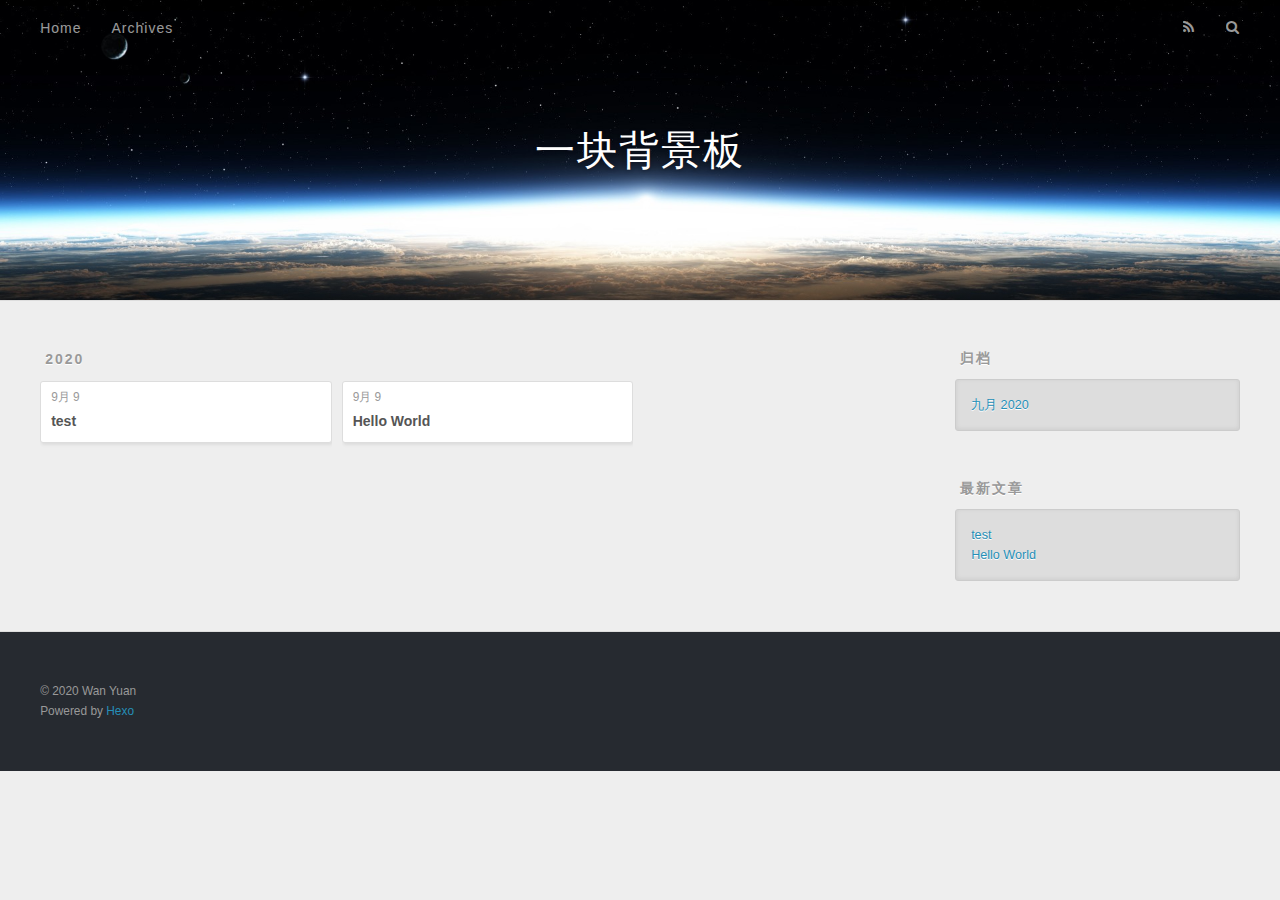
<file: archives/2020/09/index.html>
<!DOCTYPE html>
<html>
<head>
  <meta charset="utf-8">
  

  
  <title>归档: 2020/9 | 一块背景板</title>
  <meta name="viewport" content="width=device-width, initial-scale=1, maximum-scale=1">
  <meta property="og:type" content="website">
<meta property="og:title" content="一块背景板">
<meta property="og:url" content="http://example.com/archives/2020/09/index.html">
<meta property="og:site_name" content="一块背景板">
<meta property="og:locale" content="zh_CN">
<meta property="article:author" content="Wan Yuan">
<meta name="twitter:card" content="summary">
  
    <link rel="alternate" href="/atom.xml" title="一块背景板" type="application/atom+xml">
  
  
    <link rel="icon" href="/favicon.png">
  
  
    <link href="//fonts.googleapis.com/css?family=Source+Code+Pro" rel="stylesheet" type="text/css">
  
  
<link rel="stylesheet" href="/css/style.css">

<meta name="generator" content="Hexo 5.1.1"></head>

<body>
  <div id="container">
    <div id="wrap">
      <header id="header">
  <div id="banner"></div>
  <div id="header-outer" class="outer">
    <div id="header-title" class="inner">
      <h1 id="logo-wrap">
        <a href="/" id="logo">一块背景板</a>
      </h1>
      
    </div>
    <div id="header-inner" class="inner">
      <nav id="main-nav">
        <a id="main-nav-toggle" class="nav-icon"></a>
        
          <a class="main-nav-link" href="/">Home</a>
        
          <a class="main-nav-link" href="/archives">Archives</a>
        
      </nav>
      <nav id="sub-nav">
        
          <a id="nav-rss-link" class="nav-icon" href="/atom.xml" title="RSS Feed"></a>
        
        <a id="nav-search-btn" class="nav-icon" title="搜索"></a>
      </nav>
      <div id="search-form-wrap">
        <form action="//google.com/search" method="get" accept-charset="UTF-8" class="search-form"><input type="search" name="q" class="search-form-input" placeholder="Search"><button type="submit" class="search-form-submit">&#xF002;</button><input type="hidden" name="sitesearch" value="http://example.com"></form>
      </div>
    </div>
  </div>
</header>
      <div class="outer">
        <section id="main">
  
  
    
    
      
      
      <section class="archives-wrap">
        <div class="archive-year-wrap">
          <a href="/archives/2020" class="archive-year">2020</a>
        </div>
        <div class="archives">
    
    <article class="archive-article archive-type-post">
  <div class="archive-article-inner">
    <header class="archive-article-header">
      <a href="/2020/09/09/test/" class="archive-article-date">
  <time datetime="2020-09-09T03:55:11.000Z" itemprop="datePublished">9月 9</time>
</a>
      
  
    <h1 itemprop="name">
      <a class="archive-article-title" href="/2020/09/09/test/">test</a>
    </h1>
  

    </header>
  </div>
</article>
  
    
    
    <article class="archive-article archive-type-post">
  <div class="archive-article-inner">
    <header class="archive-article-header">
      <a href="/2020/09/09/hello-world/" class="archive-article-date">
  <time datetime="2020-09-09T03:46:14.029Z" itemprop="datePublished">9月 9</time>
</a>
      
  
    <h1 itemprop="name">
      <a class="archive-article-title" href="/2020/09/09/hello-world/">Hello World</a>
    </h1>
  

    </header>
  </div>
</article>
  
  
    </div></section>
  


</section>
        
          <aside id="sidebar">
  
    

  
    

  
    
  
    
  <div class="widget-wrap">
    <h3 class="widget-title">归档</h3>
    <div class="widget">
      <ul class="archive-list"><li class="archive-list-item"><a class="archive-list-link" href="/archives/2020/09/">九月 2020</a></li></ul>
    </div>
  </div>


  
    
  <div class="widget-wrap">
    <h3 class="widget-title">最新文章</h3>
    <div class="widget">
      <ul>
        
          <li>
            <a href="/2020/09/09/test/">test</a>
          </li>
        
          <li>
            <a href="/2020/09/09/hello-world/">Hello World</a>
          </li>
        
      </ul>
    </div>
  </div>

  
</aside>
        
      </div>
      <footer id="footer">
  
  <div class="outer">
    <div id="footer-info" class="inner">
      &copy; 2020 Wan Yuan<br>
      Powered by <a href="http://hexo.io/" target="_blank">Hexo</a>
    </div>
  </div>
</footer>
    </div>
    <nav id="mobile-nav">
  
    <a href="/" class="mobile-nav-link">Home</a>
  
    <a href="/archives" class="mobile-nav-link">Archives</a>
  
</nav>
    

<script src="//ajax.googleapis.com/ajax/libs/jquery/2.0.3/jquery.min.js"></script>


  
<link rel="stylesheet" href="/fancybox/jquery.fancybox.css">

  
<script src="/fancybox/jquery.fancybox.pack.js"></script>




<script src="/js/script.js"></script>




  </div>
</body>
</html>
</file>
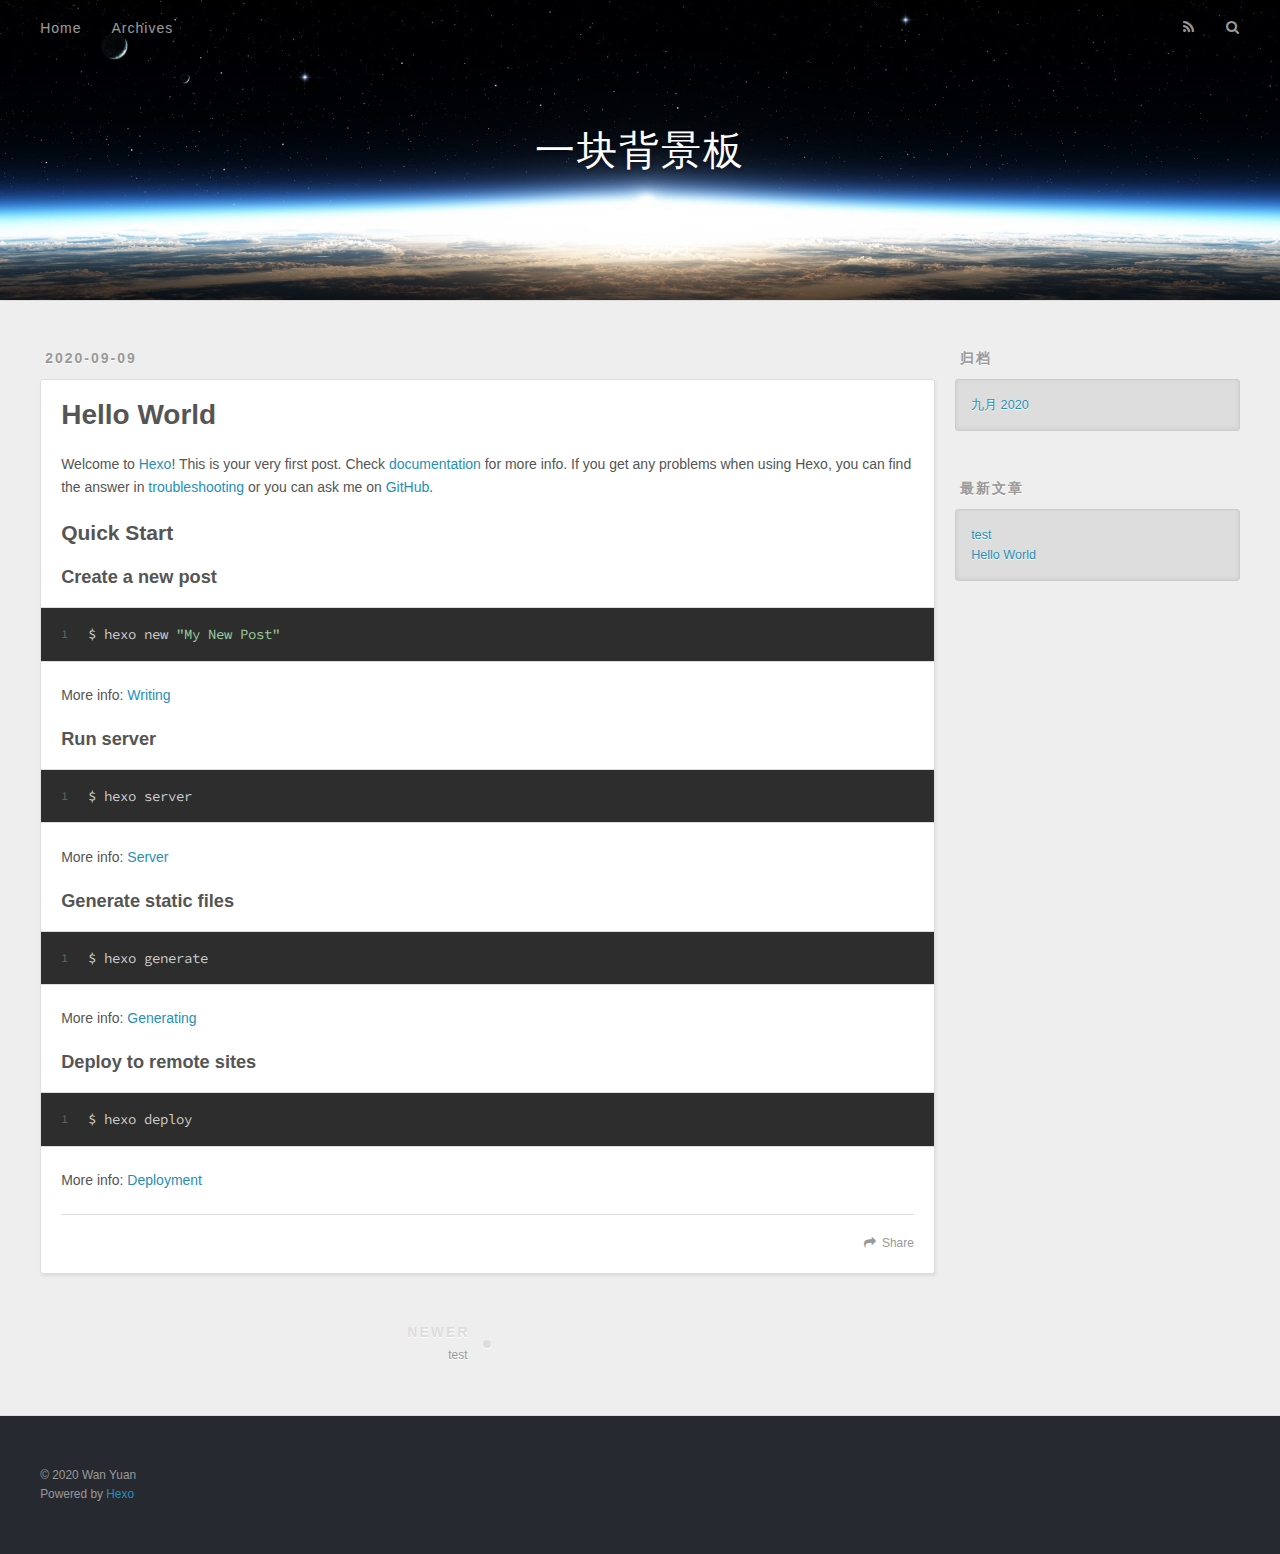
<file: 2020/09/09/hello-world/index.html>
<!DOCTYPE html>
<html>
<head>
  <meta charset="utf-8">
  

  
  <title>Hello World | 一块背景板</title>
  <meta name="viewport" content="width=device-width, initial-scale=1, maximum-scale=1">
  <meta name="description" content="Welcome to Hexo! This is your very first post. Check documentation for more info. If you get any problems when using Hexo, you can find the answer in troubleshooting or you can ask me on GitHub. Quick">
<meta property="og:type" content="article">
<meta property="og:title" content="Hello World">
<meta property="og:url" content="http://example.com/2020/09/09/hello-world/index.html">
<meta property="og:site_name" content="一块背景板">
<meta property="og:description" content="Welcome to Hexo! This is your very first post. Check documentation for more info. If you get any problems when using Hexo, you can find the answer in troubleshooting or you can ask me on GitHub. Quick">
<meta property="og:locale" content="zh_CN">
<meta property="article:published_time" content="2020-09-09T03:46:14.029Z">
<meta property="article:modified_time" content="2020-09-09T03:46:14.029Z">
<meta property="article:author" content="Wan Yuan">
<meta name="twitter:card" content="summary">
  
    <link rel="alternate" href="/atom.xml" title="一块背景板" type="application/atom+xml">
  
  
    <link rel="icon" href="/favicon.png">
  
  
    <link href="//fonts.googleapis.com/css?family=Source+Code+Pro" rel="stylesheet" type="text/css">
  
  
<link rel="stylesheet" href="/css/style.css">

<meta name="generator" content="Hexo 5.1.1"></head>

<body>
  <div id="container">
    <div id="wrap">
      <header id="header">
  <div id="banner"></div>
  <div id="header-outer" class="outer">
    <div id="header-title" class="inner">
      <h1 id="logo-wrap">
        <a href="/" id="logo">一块背景板</a>
      </h1>
      
    </div>
    <div id="header-inner" class="inner">
      <nav id="main-nav">
        <a id="main-nav-toggle" class="nav-icon"></a>
        
          <a class="main-nav-link" href="/">Home</a>
        
          <a class="main-nav-link" href="/archives">Archives</a>
        
      </nav>
      <nav id="sub-nav">
        
          <a id="nav-rss-link" class="nav-icon" href="/atom.xml" title="RSS Feed"></a>
        
        <a id="nav-search-btn" class="nav-icon" title="搜索"></a>
      </nav>
      <div id="search-form-wrap">
        <form action="//google.com/search" method="get" accept-charset="UTF-8" class="search-form"><input type="search" name="q" class="search-form-input" placeholder="Search"><button type="submit" class="search-form-submit">&#xF002;</button><input type="hidden" name="sitesearch" value="http://example.com"></form>
      </div>
    </div>
  </div>
</header>
      <div class="outer">
        <section id="main"><article id="post-hello-world" class="article article-type-post" itemscope itemprop="blogPost">
  <div class="article-meta">
    <a href="/2020/09/09/hello-world/" class="article-date">
  <time datetime="2020-09-09T03:46:14.029Z" itemprop="datePublished">2020-09-09</time>
</a>
    
  </div>
  <div class="article-inner">
    
    
      <header class="article-header">
        
  
    <h1 class="article-title" itemprop="name">
      Hello World
    </h1>
  

      </header>
    
    <div class="article-entry" itemprop="articleBody">
      
        <p>Welcome to <a target="_blank" rel="noopener" href="https://hexo.io/">Hexo</a>! This is your very first post. Check <a target="_blank" rel="noopener" href="https://hexo.io/docs/">documentation</a> for more info. If you get any problems when using Hexo, you can find the answer in <a target="_blank" rel="noopener" href="https://hexo.io/docs/troubleshooting.html">troubleshooting</a> or you can ask me on <a target="_blank" rel="noopener" href="https://github.com/hexojs/hexo/issues">GitHub</a>.</p>
<h2 id="Quick-Start"><a href="#Quick-Start" class="headerlink" title="Quick Start"></a>Quick Start</h2><h3 id="Create-a-new-post"><a href="#Create-a-new-post" class="headerlink" title="Create a new post"></a>Create a new post</h3><figure class="highlight bash"><table><tr><td class="gutter"><pre><span class="line">1</span><br></pre></td><td class="code"><pre><span class="line">$ hexo new <span class="string">&quot;My New Post&quot;</span></span><br></pre></td></tr></table></figure>

<p>More info: <a target="_blank" rel="noopener" href="https://hexo.io/docs/writing.html">Writing</a></p>
<h3 id="Run-server"><a href="#Run-server" class="headerlink" title="Run server"></a>Run server</h3><figure class="highlight bash"><table><tr><td class="gutter"><pre><span class="line">1</span><br></pre></td><td class="code"><pre><span class="line">$ hexo server</span><br></pre></td></tr></table></figure>

<p>More info: <a target="_blank" rel="noopener" href="https://hexo.io/docs/server.html">Server</a></p>
<h3 id="Generate-static-files"><a href="#Generate-static-files" class="headerlink" title="Generate static files"></a>Generate static files</h3><figure class="highlight bash"><table><tr><td class="gutter"><pre><span class="line">1</span><br></pre></td><td class="code"><pre><span class="line">$ hexo generate</span><br></pre></td></tr></table></figure>

<p>More info: <a target="_blank" rel="noopener" href="https://hexo.io/docs/generating.html">Generating</a></p>
<h3 id="Deploy-to-remote-sites"><a href="#Deploy-to-remote-sites" class="headerlink" title="Deploy to remote sites"></a>Deploy to remote sites</h3><figure class="highlight bash"><table><tr><td class="gutter"><pre><span class="line">1</span><br></pre></td><td class="code"><pre><span class="line">$ hexo deploy</span><br></pre></td></tr></table></figure>

<p>More info: <a target="_blank" rel="noopener" href="https://hexo.io/docs/one-command-deployment.html">Deployment</a></p>

      
    </div>
    <footer class="article-footer">
      <a data-url="http://example.com/2020/09/09/hello-world/" data-id="ckeuupfrs0000dsmmcqqy6rwe" class="article-share-link">Share</a>
      
      
    </footer>
  </div>
  
    
<nav id="article-nav">
  
    <a href="/2020/09/09/test/" id="article-nav-newer" class="article-nav-link-wrap">
      <strong class="article-nav-caption">Newer</strong>
      <div class="article-nav-title">
        
          test
        
      </div>
    </a>
  
  
</nav>

  
</article>

</section>
        
          <aside id="sidebar">
  
    

  
    

  
    
  
    
  <div class="widget-wrap">
    <h3 class="widget-title">归档</h3>
    <div class="widget">
      <ul class="archive-list"><li class="archive-list-item"><a class="archive-list-link" href="/archives/2020/09/">九月 2020</a></li></ul>
    </div>
  </div>


  
    
  <div class="widget-wrap">
    <h3 class="widget-title">最新文章</h3>
    <div class="widget">
      <ul>
        
          <li>
            <a href="/2020/09/09/test/">test</a>
          </li>
        
          <li>
            <a href="/2020/09/09/hello-world/">Hello World</a>
          </li>
        
      </ul>
    </div>
  </div>

  
</aside>
        
      </div>
      <footer id="footer">
  
  <div class="outer">
    <div id="footer-info" class="inner">
      &copy; 2020 Wan Yuan<br>
      Powered by <a href="http://hexo.io/" target="_blank">Hexo</a>
    </div>
  </div>
</footer>
    </div>
    <nav id="mobile-nav">
  
    <a href="/" class="mobile-nav-link">Home</a>
  
    <a href="/archives" class="mobile-nav-link">Archives</a>
  
</nav>
    

<script src="//ajax.googleapis.com/ajax/libs/jquery/2.0.3/jquery.min.js"></script>


  
<link rel="stylesheet" href="/fancybox/jquery.fancybox.css">

  
<script src="/fancybox/jquery.fancybox.pack.js"></script>




<script src="/js/script.js"></script>




  </div>
</body>
</html>
</file>
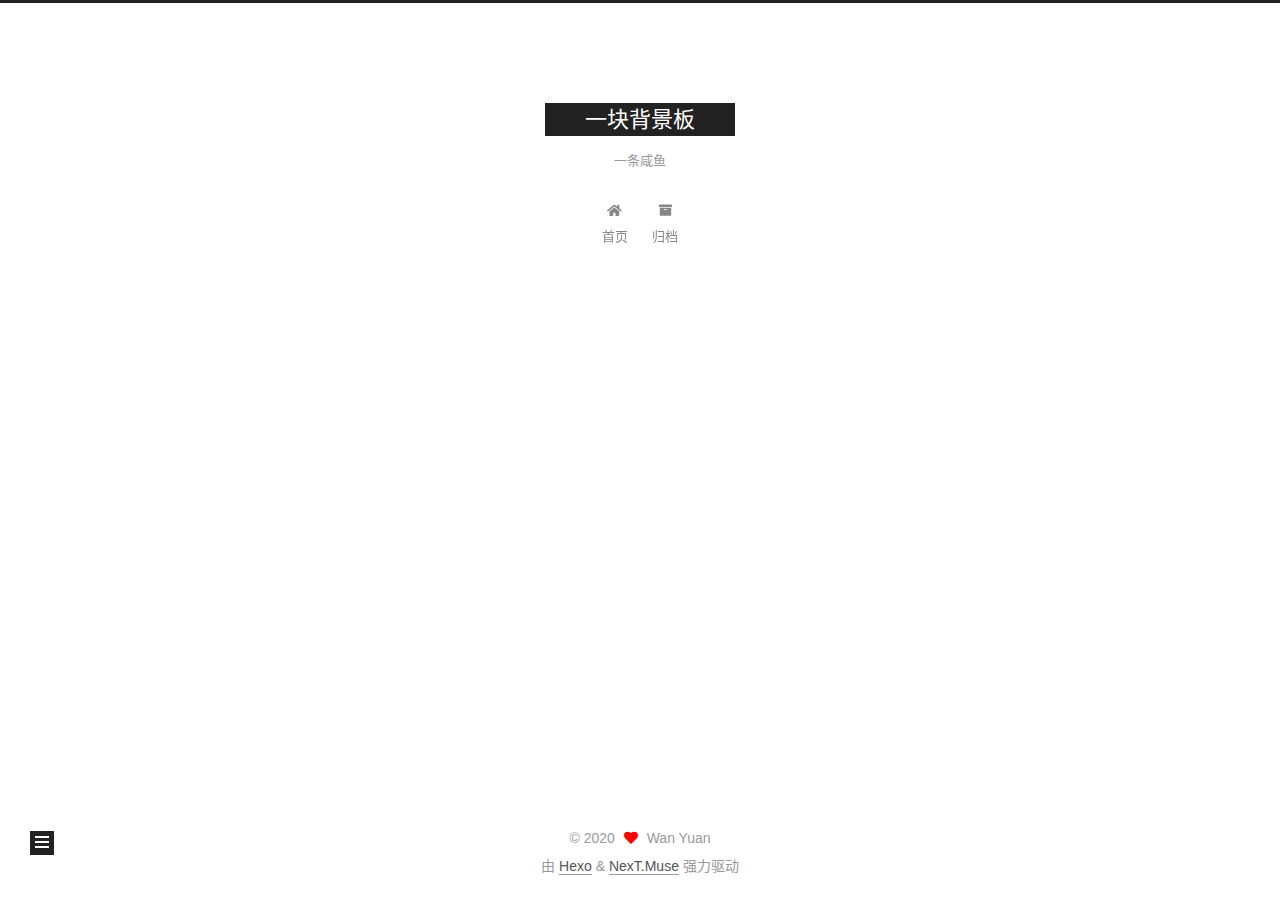
<file: 2020/09/09/My-New-Post/index.html>
<!DOCTYPE html>
<html lang="zh-CN">
<head>
  <meta charset="UTF-8">
<meta name="viewport" content="width=device-width, initial-scale=1, maximum-scale=2">
<meta name="theme-color" content="#222">
<meta name="generator" content="Hexo 5.1.1">
  <link rel="apple-touch-icon" sizes="180x180" href="/images/apple-touch-icon-next.png">
  <link rel="icon" type="image/png" sizes="32x32" href="/images/favicon-32x32-next.png">
  <link rel="icon" type="image/png" sizes="16x16" href="/images/favicon-16x16-next.png">
  <link rel="mask-icon" href="/images/logo.svg" color="#222">

<link rel="stylesheet" href="/css/main.css">


<link rel="stylesheet" href="/lib/font-awesome/css/all.min.css">

<script id="hexo-configurations">
    var NexT = window.NexT || {};
    var CONFIG = {"hostname":"example.com","root":"/","scheme":"Muse","version":"7.8.0","exturl":false,"sidebar":{"position":"left","display":"post","padding":18,"offset":12,"onmobile":false},"copycode":{"enable":false,"show_result":false,"style":null},"back2top":{"enable":true,"sidebar":false,"scrollpercent":false},"bookmark":{"enable":false,"color":"#222","save":"auto"},"fancybox":false,"mediumzoom":false,"lazyload":false,"pangu":false,"comments":{"style":"tabs","active":null,"storage":true,"lazyload":false,"nav":null},"algolia":{"hits":{"per_page":10},"labels":{"input_placeholder":"Search for Posts","hits_empty":"We didn't find any results for the search: ${query}","hits_stats":"${hits} results found in ${time} ms"}},"localsearch":{"enable":false,"trigger":"auto","top_n_per_article":1,"unescape":false,"preload":false},"motion":{"enable":true,"async":false,"transition":{"post_block":"fadeIn","post_header":"slideDownIn","post_body":"slideDownIn","coll_header":"slideLeftIn","sidebar":"slideUpIn"}}};
  </script>

  <meta property="og:type" content="article">
<meta property="og:title" content="My New Post">
<meta property="og:url" content="http://example.com/2020/09/09/My-New-Post/index.html">
<meta property="og:site_name" content="一块背景板">
<meta property="og:locale" content="zh_CN">
<meta property="article:published_time" content="2020-09-09T07:06:53.000Z">
<meta property="article:modified_time" content="2020-09-09T07:06:53.526Z">
<meta property="article:author" content="Wan Yuan">
<meta name="twitter:card" content="summary">

<link rel="canonical" href="http://example.com/2020/09/09/My-New-Post/">


<script id="page-configurations">
  // https://hexo.io/docs/variables.html
  CONFIG.page = {
    sidebar: "",
    isHome : false,
    isPost : true,
    lang   : 'zh-CN'
  };
</script>

  <title>My New Post | 一块背景板</title>
  






  <noscript>
  <style>
  .use-motion .brand,
  .use-motion .menu-item,
  .sidebar-inner,
  .use-motion .post-block,
  .use-motion .pagination,
  .use-motion .comments,
  .use-motion .post-header,
  .use-motion .post-body,
  .use-motion .collection-header { opacity: initial; }

  .use-motion .site-title,
  .use-motion .site-subtitle {
    opacity: initial;
    top: initial;
  }

  .use-motion .logo-line-before i { left: initial; }
  .use-motion .logo-line-after i { right: initial; }
  </style>
</noscript>

</head>

<body itemscope itemtype="http://schema.org/WebPage">
  <div class="container use-motion">
    <div class="headband"></div>

    <header class="header" itemscope itemtype="http://schema.org/WPHeader">
      <div class="header-inner"><div class="site-brand-container">
  <div class="site-nav-toggle">
    <div class="toggle" aria-label="切换导航栏">
      <span class="toggle-line toggle-line-first"></span>
      <span class="toggle-line toggle-line-middle"></span>
      <span class="toggle-line toggle-line-last"></span>
    </div>
  </div>

  <div class="site-meta">

    <a href="/" class="brand" rel="start">
      <span class="logo-line-before"><i></i></span>
      <h1 class="site-title">一块背景板</h1>
      <span class="logo-line-after"><i></i></span>
    </a>
      <p class="site-subtitle" itemprop="description">一条咸鱼</p>
  </div>

  <div class="site-nav-right">
    <div class="toggle popup-trigger">
    </div>
  </div>
</div>




<nav class="site-nav">
  <ul id="menu" class="main-menu menu">
        <li class="menu-item menu-item-home">

    <a href="/" rel="section"><i class="fa fa-home fa-fw"></i>首页</a>

  </li>
        <li class="menu-item menu-item-archives">

    <a href="/archives/" rel="section"><i class="fa fa-archive fa-fw"></i>归档</a>

  </li>
  </ul>
</nav>




</div>
    </header>

    
  <div class="back-to-top">
    <i class="fa fa-arrow-up"></i>
    <span>0%</span>
  </div>


    <main class="main">
      <div class="main-inner">
        <div class="content-wrap">
          

          <div class="content post posts-expand">
            

    
  
  
  <article itemscope itemtype="http://schema.org/Article" class="post-block" lang="zh-CN">
    <link itemprop="mainEntityOfPage" href="http://example.com/2020/09/09/My-New-Post/">

    <span hidden itemprop="author" itemscope itemtype="http://schema.org/Person">
      <meta itemprop="image" content="/images/avatar.gif">
      <meta itemprop="name" content="Wan Yuan">
      <meta itemprop="description" content="">
    </span>

    <span hidden itemprop="publisher" itemscope itemtype="http://schema.org/Organization">
      <meta itemprop="name" content="一块背景板">
    </span>
      <header class="post-header">
        <h1 class="post-title" itemprop="name headline">
          My New Post
        </h1>

        <div class="post-meta">
            <span class="post-meta-item">
              <span class="post-meta-item-icon">
                <i class="far fa-calendar"></i>
              </span>
              <span class="post-meta-item-text">发表于</span>

              <time title="创建时间：2020-09-09 15:06:53" itemprop="dateCreated datePublished" datetime="2020-09-09T15:06:53+08:00">2020-09-09</time>
            </span>

          

        </div>
      </header>

    
    
    
    <div class="post-body" itemprop="articleBody">

      
        
    </div>

    
    
    

      <footer class="post-footer">

        


        
    <div class="post-nav">
      <div class="post-nav-item">
    <a href="/2020/09/09/test/" rel="prev" title="test">
      <i class="fa fa-chevron-left"></i> test
    </a></div>
      <div class="post-nav-item"></div>
    </div>
      </footer>
    
  </article>
  
  
  



          </div>
          

<script>
  window.addEventListener('tabs:register', () => {
    let { activeClass } = CONFIG.comments;
    if (CONFIG.comments.storage) {
      activeClass = localStorage.getItem('comments_active') || activeClass;
    }
    if (activeClass) {
      let activeTab = document.querySelector(`a[href="#comment-${activeClass}"]`);
      if (activeTab) {
        activeTab.click();
      }
    }
  });
  if (CONFIG.comments.storage) {
    window.addEventListener('tabs:click', event => {
      if (!event.target.matches('.tabs-comment .tab-content .tab-pane')) return;
      let commentClass = event.target.classList[1];
      localStorage.setItem('comments_active', commentClass);
    });
  }
</script>

        </div>
          
  
  <div class="toggle sidebar-toggle">
    <span class="toggle-line toggle-line-first"></span>
    <span class="toggle-line toggle-line-middle"></span>
    <span class="toggle-line toggle-line-last"></span>
  </div>

  <aside class="sidebar">
    <div class="sidebar-inner">

      <ul class="sidebar-nav motion-element">
        <li class="sidebar-nav-toc">
          文章目录
        </li>
        <li class="sidebar-nav-overview">
          站点概览
        </li>
      </ul>

      <!--noindex-->
      <div class="post-toc-wrap sidebar-panel">
      </div>
      <!--/noindex-->

      <div class="site-overview-wrap sidebar-panel">
        <div class="site-author motion-element" itemprop="author" itemscope itemtype="http://schema.org/Person">
  <p class="site-author-name" itemprop="name">Wan Yuan</p>
  <div class="site-description" itemprop="description"></div>
</div>
<div class="site-state-wrap motion-element">
  <nav class="site-state">
      <div class="site-state-item site-state-posts">
          <a href="/archives/">
        
          <span class="site-state-item-count">3</span>
          <span class="site-state-item-name">日志</span>
        </a>
      </div>
  </nav>
</div>



      </div>

    </div>
  </aside>
  <div id="sidebar-dimmer"></div>


      </div>
    </main>

    <footer class="footer">
      <div class="footer-inner">
        

        

<div class="copyright">
  
  &copy; 
  <span itemprop="copyrightYear">2020</span>
  <span class="with-love">
    <i class="fa fa-heart"></i>
  </span>
  <span class="author" itemprop="copyrightHolder">Wan Yuan</span>
</div>
  <div class="powered-by">由 <a href="https://hexo.io/" class="theme-link" rel="noopener" target="_blank">Hexo</a> & <a href="https://muse.theme-next.org/" class="theme-link" rel="noopener" target="_blank">NexT.Muse</a> 强力驱动
  </div>

        








      </div>
    </footer>
  </div>

  
  <script src="/lib/anime.min.js"></script>
  <script src="/lib/velocity/velocity.min.js"></script>
  <script src="/lib/velocity/velocity.ui.min.js"></script>

<script src="/js/utils.js"></script>

<script src="/js/motion.js"></script>


<script src="/js/schemes/muse.js"></script>


<script src="/js/next-boot.js"></script>




  















  

  

</body>
</html>
</file>
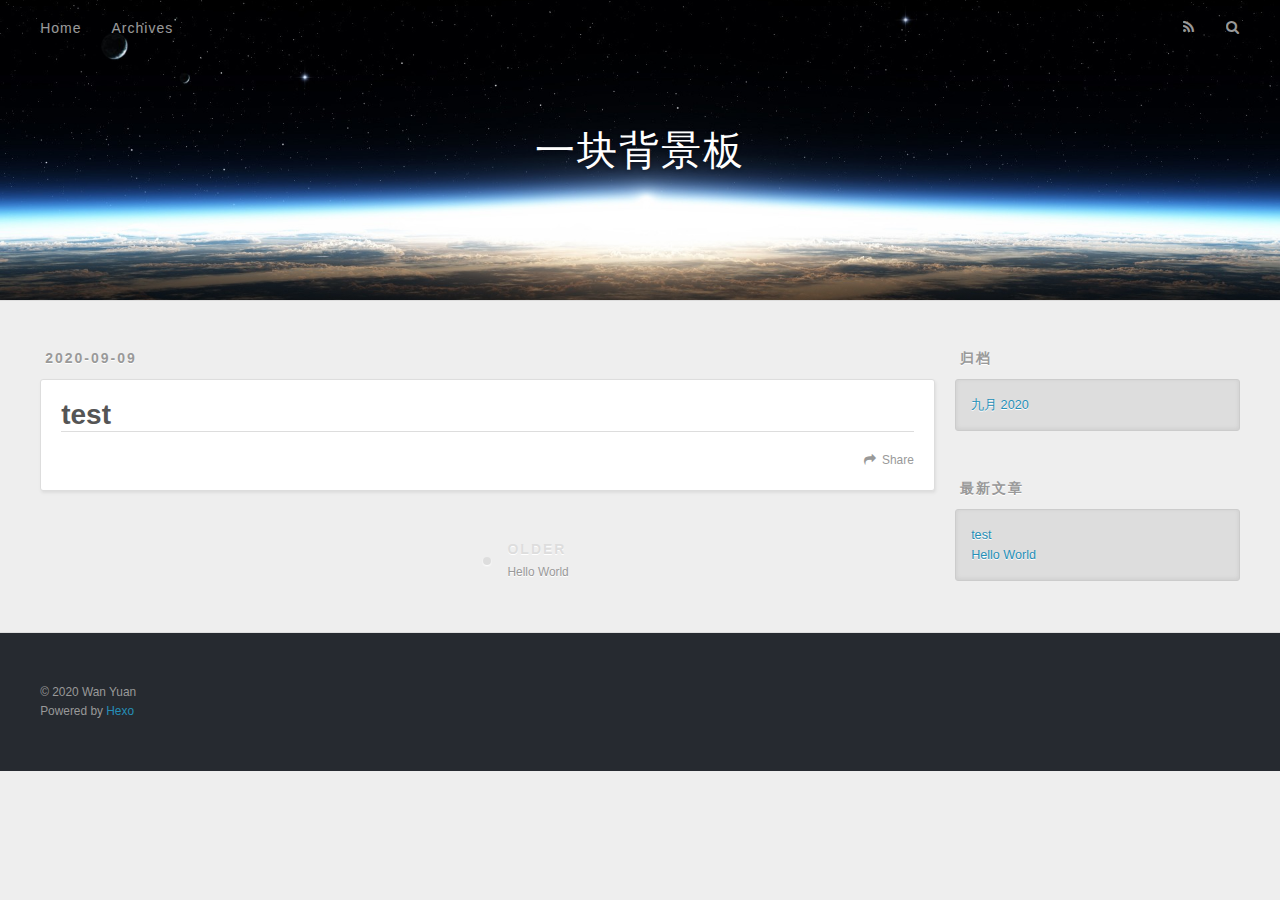
<file: 2020/09/09/test/index.html>
<!DOCTYPE html>
<html>
<head>
  <meta charset="utf-8">
  

  
  <title>test | 一块背景板</title>
  <meta name="viewport" content="width=device-width, initial-scale=1, maximum-scale=1">
  <meta property="og:type" content="article">
<meta property="og:title" content="test">
<meta property="og:url" content="http://example.com/2020/09/09/test/index.html">
<meta property="og:site_name" content="一块背景板">
<meta property="og:locale" content="zh_CN">
<meta property="article:published_time" content="2020-09-09T03:55:11.000Z">
<meta property="article:modified_time" content="2020-09-09T03:55:11.744Z">
<meta property="article:author" content="Wan Yuan">
<meta name="twitter:card" content="summary">
  
    <link rel="alternate" href="/atom.xml" title="一块背景板" type="application/atom+xml">
  
  
    <link rel="icon" href="/favicon.png">
  
  
    <link href="//fonts.googleapis.com/css?family=Source+Code+Pro" rel="stylesheet" type="text/css">
  
  
<link rel="stylesheet" href="/css/style.css">

<meta name="generator" content="Hexo 5.1.1"></head>

<body>
  <div id="container">
    <div id="wrap">
      <header id="header">
  <div id="banner"></div>
  <div id="header-outer" class="outer">
    <div id="header-title" class="inner">
      <h1 id="logo-wrap">
        <a href="/" id="logo">一块背景板</a>
      </h1>
      
    </div>
    <div id="header-inner" class="inner">
      <nav id="main-nav">
        <a id="main-nav-toggle" class="nav-icon"></a>
        
          <a class="main-nav-link" href="/">Home</a>
        
          <a class="main-nav-link" href="/archives">Archives</a>
        
      </nav>
      <nav id="sub-nav">
        
          <a id="nav-rss-link" class="nav-icon" href="/atom.xml" title="RSS Feed"></a>
        
        <a id="nav-search-btn" class="nav-icon" title="搜索"></a>
      </nav>
      <div id="search-form-wrap">
        <form action="//google.com/search" method="get" accept-charset="UTF-8" class="search-form"><input type="search" name="q" class="search-form-input" placeholder="Search"><button type="submit" class="search-form-submit">&#xF002;</button><input type="hidden" name="sitesearch" value="http://example.com"></form>
      </div>
    </div>
  </div>
</header>
      <div class="outer">
        <section id="main"><article id="post-test" class="article article-type-post" itemscope itemprop="blogPost">
  <div class="article-meta">
    <a href="/2020/09/09/test/" class="article-date">
  <time datetime="2020-09-09T03:55:11.000Z" itemprop="datePublished">2020-09-09</time>
</a>
    
  </div>
  <div class="article-inner">
    
    
      <header class="article-header">
        
  
    <h1 class="article-title" itemprop="name">
      test
    </h1>
  

      </header>
    
    <div class="article-entry" itemprop="articleBody">
      
        
      
    </div>
    <footer class="article-footer">
      <a data-url="http://example.com/2020/09/09/test/" data-id="ckeuupfs40001dsmmc3o80jre" class="article-share-link">Share</a>
      
      
    </footer>
  </div>
  
    
<nav id="article-nav">
  
  
    <a href="/2020/09/09/hello-world/" id="article-nav-older" class="article-nav-link-wrap">
      <strong class="article-nav-caption">Older</strong>
      <div class="article-nav-title">Hello World</div>
    </a>
  
</nav>

  
</article>

</section>
        
          <aside id="sidebar">
  
    

  
    

  
    
  
    
  <div class="widget-wrap">
    <h3 class="widget-title">归档</h3>
    <div class="widget">
      <ul class="archive-list"><li class="archive-list-item"><a class="archive-list-link" href="/archives/2020/09/">九月 2020</a></li></ul>
    </div>
  </div>


  
    
  <div class="widget-wrap">
    <h3 class="widget-title">最新文章</h3>
    <div class="widget">
      <ul>
        
          <li>
            <a href="/2020/09/09/test/">test</a>
          </li>
        
          <li>
            <a href="/2020/09/09/hello-world/">Hello World</a>
          </li>
        
      </ul>
    </div>
  </div>

  
</aside>
        
      </div>
      <footer id="footer">
  
  <div class="outer">
    <div id="footer-info" class="inner">
      &copy; 2020 Wan Yuan<br>
      Powered by <a href="http://hexo.io/" target="_blank">Hexo</a>
    </div>
  </div>
</footer>
    </div>
    <nav id="mobile-nav">
  
    <a href="/" class="mobile-nav-link">Home</a>
  
    <a href="/archives" class="mobile-nav-link">Archives</a>
  
</nav>
    

<script src="//ajax.googleapis.com/ajax/libs/jquery/2.0.3/jquery.min.js"></script>


  
<link rel="stylesheet" href="/fancybox/jquery.fancybox.css">

  
<script src="/fancybox/jquery.fancybox.pack.js"></script>




<script src="/js/script.js"></script>




  </div>
</body>
</html>
</file>
<file: css/style.css>
body {
  width: 100%;
}
body:before,
body:after {
  content: "";
  display: table;
}
body:after {
  clear: both;
}
html,
body,
div,
span,
applet,
object,
iframe,
h1,
h2,
h3,
h4,
h5,
h6,
p,
blockquote,
pre,
a,
abbr,
acronym,
address,
big,
cite,
code,
del,
dfn,
em,
img,
ins,
kbd,
q,
s,
samp,
small,
strike,
strong,
sub,
sup,
tt,
var,
dl,
dt,
dd,
ol,
ul,
li,
fieldset,
form,
label,
legend,
table,
caption,
tbody,
tfoot,
thead,
tr,
th,
td {
  margin: 0;
  padding: 0;
  border: 0;
  outline: 0;
  font-weight: inherit;
  font-style: inherit;
  font-family: inherit;
  font-size: 100%;
  vertical-align: baseline;
}
body {
  line-height: 1;
  color: #000;
  background: #fff;
}
ol,
ul {
  list-style: none;
}
table {
  border-collapse: separate;
  border-spacing: 0;
  vertical-align: middle;
}
caption,
th,
td {
  text-align: left;
  font-weight: normal;
  vertical-align: middle;
}
a img {
  border: none;
}
input,
button {
  margin: 0;
  padding: 0;
}
input::-moz-focus-inner,
button::-moz-focus-inner {
  border: 0;
  padding: 0;
}
@font-face {
  font-family: FontAwesome;
  font-style: normal;
  font-weight: normal;
  src: url("fonts/fontawesome-webfont.eot?v=#4.0.3");
  src: url("fonts/fontawesome-webfont.eot?#iefix&v=#4.0.3") format("embedded-opentype"), url("fonts/fontawesome-webfont.woff?v=#4.0.3") format("woff"), url("fonts/fontawesome-webfont.ttf?v=#4.0.3") format("truetype"), url("fonts/fontawesome-webfont.svg#fontawesomeregular?v=#4.0.3") format("svg");
}
html,
body,
#container {
  height: 100%;
}
body {
  background: #eee;
  font: 14px -apple-system, BlinkMacSystemFont, "Segoe UI", "Roboto", "Oxygen", "Ubuntu", "Cantarell", "Fira Sans", "Droid Sans", "Helvetica Neue", sans-serif;
  -webkit-text-size-adjust: 100%;
}
.outer {
  max-width: 1220px;
  margin: 0 auto;
  padding: 0 20px;
}
.outer:before,
.outer:after {
  content: "";
  display: table;
}
.outer:after {
  clear: both;
}
.inner {
  display: inline;
  float: left;
  width: 98.33333333333333%;
  margin: 0 0.833333333333333%;
}
.left,
.alignleft {
  float: left;
}
.right,
.alignright {
  float: right;
}
.clear {
  clear: both;
}
#container {
  position: relative;
}
.mobile-nav-on {
  overflow: hidden;
}
#wrap {
  height: 100%;
  width: 100%;
  position: absolute;
  top: 0;
  left: 0;
  -webkit-transition: 0.2s ease-out;
  -moz-transition: 0.2s ease-out;
  -ms-transition: 0.2s ease-out;
  transition: 0.2s ease-out;
  z-index: 1;
  background: #eee;
}
.mobile-nav-on #wrap {
  left: 280px;
}
@media screen and (min-width: 768px) {
  #main {
    display: inline;
    float: left;
    width: 73.33333333333333%;
    margin: 0 0.833333333333333%;
  }
}
.article-date,
.article-category-link,
.archive-year,
.widget-title {
  text-decoration: none;
  text-transform: uppercase;
  letter-spacing: 2px;
  color: #999;
  margin-bottom: 1em;
  margin-left: 5px;
  line-height: 1em;
  text-shadow: 0 1px #fff;
  font-weight: bold;
}
.article-inner,
.archive-article-inner {
  background: #fff;
  -webkit-box-shadow: 1px 2px 3px #ddd;
  box-shadow: 1px 2px 3px #ddd;
  border: 1px solid #ddd;
  border-radius: 3px;
}
.article-entry h1,
.widget h1 {
  font-size: 2em;
}
.article-entry h2,
.widget h2 {
  font-size: 1.5em;
}
.article-entry h3,
.widget h3 {
  font-size: 1.3em;
}
.article-entry h4,
.widget h4 {
  font-size: 1.2em;
}
.article-entry h5,
.widget h5 {
  font-size: 1em;
}
.article-entry h6,
.widget h6 {
  font-size: 1em;
  color: #999;
}
.article-entry hr,
.widget hr {
  border: 1px dashed #ddd;
}
.article-entry strong,
.widget strong {
  font-weight: bold;
}
.article-entry em,
.widget em,
.article-entry cite,
.widget cite {
  font-style: italic;
}
.article-entry sup,
.widget sup,
.article-entry sub,
.widget sub {
  font-size: 0.75em;
  line-height: 0;
  position: relative;
  vertical-align: baseline;
}
.article-entry sup,
.widget sup {
  top: -0.5em;
}
.article-entry sub,
.widget sub {
  bottom: -0.2em;
}
.article-entry small,
.widget small {
  font-size: 0.85em;
}
.article-entry acronym,
.widget acronym,
.article-entry abbr,
.widget abbr {
  border-bottom: 1px dotted;
}
.article-entry ul,
.widget ul,
.article-entry ol,
.widget ol,
.article-entry dl,
.widget dl {
  margin: 0 20px;
  line-height: 1.6em;
}
.article-entry ul ul,
.widget ul ul,
.article-entry ol ul,
.widget ol ul,
.article-entry ul ol,
.widget ul ol,
.article-entry ol ol,
.widget ol ol {
  margin-top: 0;
  margin-bottom: 0;
}
.article-entry ul,
.widget ul {
  list-style: disc;
}
.article-entry ol,
.widget ol {
  list-style: decimal;
}
.article-entry dt,
.widget dt {
  font-weight: bold;
}
#header {
  height: 300px;
  position: relative;
  border-bottom: 1px solid #ddd;
}
#header:before,
#header:after {
  content: "";
  position: absolute;
  left: 0;
  right: 0;
  height: 40px;
}
#header:before {
  top: 0;
  background: -webkit-linear-gradient(rgba(0,0,0,0.2), transparent);
  background: -moz-linear-gradient(rgba(0,0,0,0.2), transparent);
  background: -ms-linear-gradient(rgba(0,0,0,0.2), transparent);
  background: linear-gradient(rgba(0,0,0,0.2), transparent);
}
#header:after {
  bottom: 0;
  background: -webkit-linear-gradient(transparent, rgba(0,0,0,0.2));
  background: -moz-linear-gradient(transparent, rgba(0,0,0,0.2));
  background: -ms-linear-gradient(transparent, rgba(0,0,0,0.2));
  background: linear-gradient(transparent, rgba(0,0,0,0.2));
}
#header-outer {
  height: 100%;
  position: relative;
}
#header-inner {
  position: relative;
  overflow: hidden;
}
#banner {
  position: absolute;
  top: 0;
  left: 0;
  width: 100%;
  height: 100%;
  background: url("images/banner.jpg") center #000;
  -webkit-background-size: cover;
  -moz-background-size: cover;
  background-size: cover;
  z-index: -1;
}
#header-title {
  text-align: center;
  height: 40px;
  position: absolute;
  top: 50%;
  left: 0;
  margin-top: -20px;
}
#logo,
#subtitle {
  text-decoration: none;
  color: #fff;
  font-weight: 300;
  text-shadow: 0 1px 4px rgba(0,0,0,0.3);
}
#logo {
  font-size: 40px;
  line-height: 40px;
  letter-spacing: 2px;
}
#subtitle {
  font-size: 16px;
  line-height: 16px;
  letter-spacing: 1px;
}
#subtitle-wrap {
  margin-top: 16px;
}
#main-nav {
  float: left;
  margin-left: -15px;
}
.nav-icon,
.main-nav-link {
  float: left;
  color: #fff;
  opacity: 0.6;
  text-decoration: none;
  text-shadow: 0 1px rgba(0,0,0,0.2);
  -webkit-transition: opacity 0.2s;
  -moz-transition: opacity 0.2s;
  -ms-transition: opacity 0.2s;
  transition: opacity 0.2s;
  display: block;
  padding: 20px 15px;
}
.nav-icon:hover,
.main-nav-link:hover {
  opacity: 1;
}
.nav-icon {
  font-family: FontAwesome;
  text-align: center;
  font-size: 14px;
  width: 14px;
  height: 14px;
  padding: 20px 15px;
  position: relative;
  cursor: pointer;
}
.main-nav-link {
  font-weight: 300;
  letter-spacing: 1px;
}
@media screen and (max-width: 479px) {
  .main-nav-link {
    display: none;
  }
}
#main-nav-toggle {
  display: none;
}
#main-nav-toggle:before {
  content: "\f0c9";
}
@media screen and (max-width: 479px) {
  #main-nav-toggle {
    display: block;
  }
}
#sub-nav {
  float: right;
  margin-right: -15px;
}
#nav-rss-link:before {
  content: "\f09e";
}
#nav-search-btn:before {
  content: "\f002";
}
#search-form-wrap {
  position: absolute;
  top: 15px;
  width: 150px;
  height: 30px;
  right: -150px;
  opacity: 0;
  -webkit-transition: 0.2s ease-out;
  -moz-transition: 0.2s ease-out;
  -ms-transition: 0.2s ease-out;
  transition: 0.2s ease-out;
}
#search-form-wrap.on {
  opacity: 1;
  right: 0;
}
@media screen and (max-width: 479px) {
  #search-form-wrap {
    width: 100%;
    right: -100%;
  }
}
.search-form {
  position: absolute;
  top: 0;
  left: 0;
  right: 0;
  background: #fff;
  padding: 5px 15px;
  border-radius: 15px;
  -webkit-box-shadow: 0 0 10px rgba(0,0,0,0.3);
  box-shadow: 0 0 10px rgba(0,0,0,0.3);
}
.search-form-input {
  border: none;
  background: none;
  color: #555;
  width: 100%;
  font: 13px -apple-system, BlinkMacSystemFont, "Segoe UI", "Roboto", "Oxygen", "Ubuntu", "Cantarell", "Fira Sans", "Droid Sans", "Helvetica Neue", sans-serif;
  outline: none;
}
.search-form-input::-webkit-search-results-decoration,
.search-form-input::-webkit-search-cancel-button {
  -webkit-appearance: none;
}
.search-form-submit {
  position: absolute;
  top: 50%;
  right: 10px;
  margin-top: -7px;
  font: 13px FontAwesome;
  border: none;
  background: none;
  color: #bbb;
  cursor: pointer;
}
.search-form-submit:hover,
.search-form-submit:focus {
  color: #777;
}
.article {
  margin: 50px 0;
}
.article-inner {
  overflow: hidden;
}
.article-meta:before,
.article-meta:after {
  content: "";
  display: table;
}
.article-meta:after {
  clear: both;
}
.article-date {
  float: left;
}
.article-category {
  float: left;
  line-height: 1em;
  color: #ccc;
  text-shadow: 0 1px #fff;
  margin-left: 8px;
}
.article-category:before {
  content: "\2022";
}
.article-category-link {
  margin: 0 12px 1em;
}
.article-header {
  padding: 20px 20px 0;
}
.article-title {
  text-decoration: none;
  font-size: 2em;
  font-weight: bold;
  color: #555;
  line-height: 1.1em;
  -webkit-transition: color 0.2s;
  -moz-transition: color 0.2s;
  -ms-transition: color 0.2s;
  transition: color 0.2s;
}
a.article-title:hover {
  color: #258fb8;
}
.article-entry {
  color: #555;
  padding: 0 20px;
}
.article-entry:before,
.article-entry:after {
  content: "";
  display: table;
}
.article-entry:after {
  clear: both;
}
.article-entry p,
.article-entry table {
  line-height: 1.6em;
  margin: 1.6em 0;
}
.article-entry h1,
.article-entry h2,
.article-entry h3,
.article-entry h4,
.article-entry h5,
.article-entry h6 {
  font-weight: bold;
}
.article-entry h1,
.article-entry h2,
.article-entry h3,
.article-entry h4,
.article-entry h5,
.article-entry h6 {
  line-height: 1.1em;
  margin: 1.1em 0;
}
.article-entry a {
  color: #258fb8;
  text-decoration: none;
}
.article-entry a:hover {
  text-decoration: underline;
}
.article-entry ul,
.article-entry ol,
.article-entry dl {
  margin-top: 1.6em;
  margin-bottom: 1.6em;
}
.article-entry img,
.article-entry video {
  max-width: 100%;
  height: auto;
  display: block;
  margin: auto;
}
.article-entry iframe {
  border: none;
}
.article-entry table {
  width: 100%;
  border-collapse: collapse;
  border-spacing: 0;
}
.article-entry th {
  font-weight: bold;
  border-bottom: 3px solid #ddd;
  padding-bottom: 0.5em;
}
.article-entry td {
  border-bottom: 1px solid #ddd;
  padding: 10px 0;
}
.article-entry blockquote {
  font-family: Georgia, "Times New Roman", serif;
  font-size: 1.4em;
  margin: 1.6em 20px;
  text-align: center;
}
.article-entry blockquote footer {
  font-size: 14px;
  margin: 1.6em 0;
  font-family: -apple-system, BlinkMacSystemFont, "Segoe UI", "Roboto", "Oxygen", "Ubuntu", "Cantarell", "Fira Sans", "Droid Sans", "Helvetica Neue", sans-serif;
}
.article-entry blockquote footer cite:before {
  content: "—";
  padding: 0 0.5em;
}
.article-entry .pullquote {
  text-align: left;
  width: 45%;
  margin: 0;
}
.article-entry .pullquote.left {
  margin-left: 0.5em;
  margin-right: 1em;
}
.article-entry .pullquote.right {
  margin-right: 0.5em;
  margin-left: 1em;
}
.article-entry .caption {
  color: #999;
  display: block;
  font-size: 0.9em;
  margin-top: 0.5em;
  position: relative;
  text-align: center;
}
.article-entry .video-container {
  position: relative;
  padding-top: 56.25%;
  height: 0;
  overflow: hidden;
}
.article-entry .video-container iframe,
.article-entry .video-container object,
.article-entry .video-container embed {
  position: absolute;
  top: 0;
  left: 0;
  width: 100%;
  height: 100%;
  margin-top: 0;
}
.article-more-link a {
  display: inline-block;
  line-height: 1em;
  padding: 6px 15px;
  border-radius: 15px;
  background: #eee;
  color: #999;
  text-shadow: 0 1px #fff;
  text-decoration: none;
}
.article-more-link a:hover {
  background: #258fb8;
  color: #fff;
  text-decoration: none;
  text-shadow: 0 1px #1e7293;
}
.article-footer {
  font-size: 0.85em;
  line-height: 1.6em;
  border-top: 1px solid #ddd;
  padding-top: 1.6em;
  margin: 0 20px 20px;
}
.article-footer:before,
.article-footer:after {
  content: "";
  display: table;
}
.article-footer:after {
  clear: both;
}
.article-footer a {
  color: #999;
  text-decoration: none;
}
.article-footer a:hover {
  color: #555;
}
.article-tag-list-item {
  float: left;
  margin-right: 10px;
}
.article-tag-list-link:before {
  content: "#";
}
.article-comment-link {
  float: right;
}
.article-comment-link:before {
  content: "\f075";
  font-family: FontAwesome;
  padding-right: 8px;
}
.article-share-link {
  cursor: pointer;
  float: right;
  margin-left: 20px;
}
.article-share-link:before {
  content: "\f064";
  font-family: FontAwesome;
  padding-right: 6px;
}
#article-nav {
  position: relative;
}
#article-nav:before,
#article-nav:after {
  content: "";
  display: table;
}
#article-nav:after {
  clear: both;
}
@media screen and (min-width: 768px) {
  #article-nav {
    margin: 50px 0;
  }
  #article-nav:before {
    width: 8px;
    height: 8px;
    position: absolute;
    top: 50%;
    left: 50%;
    margin-top: -4px;
    margin-left: -4px;
    content: "";
    border-radius: 50%;
    background: #ddd;
    -webkit-box-shadow: 0 1px 2px #fff;
    box-shadow: 0 1px 2px #fff;
  }
}
.article-nav-link-wrap {
  text-decoration: none;
  text-shadow: 0 1px #fff;
  color: #999;
  -webkit-box-sizing: border-box;
  -moz-box-sizing: border-box;
  box-sizing: border-box;
  margin-top: 50px;
  text-align: center;
  display: block;
}
.article-nav-link-wrap:hover {
  color: #555;
}
@media screen and (min-width: 768px) {
  .article-nav-link-wrap {
    width: 50%;
    margin-top: 0;
  }
}
@media screen and (min-width: 768px) {
  #article-nav-newer {
    float: left;
    text-align: right;
    padding-right: 20px;
  }
}
@media screen and (min-width: 768px) {
  #article-nav-older {
    float: right;
    text-align: left;
    padding-left: 20px;
  }
}
.article-nav-caption {
  text-transform: uppercase;
  letter-spacing: 2px;
  color: #ddd;
  line-height: 1em;
  font-weight: bold;
}
#article-nav-newer .article-nav-caption {
  margin-right: -2px;
}
.article-nav-title {
  font-size: 0.85em;
  line-height: 1.6em;
  margin-top: 0.5em;
}
.article-share-box {
  position: absolute;
  display: none;
  background: #fff;
  -webkit-box-shadow: 1px 2px 10px rgba(0,0,0,0.2);
  box-shadow: 1px 2px 10px rgba(0,0,0,0.2);
  border-radius: 3px;
  margin-left: -145px;
  overflow: hidden;
  z-index: 1;
}
.article-share-box.on {
  display: block;
}
.article-share-input {
  width: 100%;
  background: none;
  -webkit-box-sizing: border-box;
  -moz-box-sizing: border-box;
  box-sizing: border-box;
  font: 14px -apple-system, BlinkMacSystemFont, "Segoe UI", "Roboto", "Oxygen", "Ubuntu", "Cantarell", "Fira Sans", "Droid Sans", "Helvetica Neue", sans-serif;
  padding: 0 15px;
  color: #555;
  outline: none;
  border: 1px solid #ddd;
  border-radius: 3px 3px 0 0;
  height: 36px;
  line-height: 36px;
}
.article-share-links {
  background: #eee;
}
.article-share-links:before,
.article-share-links:after {
  content: "";
  display: table;
}
.article-share-links:after {
  clear: both;
}
.article-share-twitter,
.article-share-facebook,
.article-share-pinterest,
.article-share-google {
  width: 50px;
  height: 36px;
  display: block;
  float: left;
  position: relative;
  color: #999;
  text-shadow: 0 1px #fff;
}
.article-share-twitter:before,
.article-share-facebook:before,
.article-share-pinterest:before,
.article-share-google:before {
  font-size: 20px;
  font-family: FontAwesome;
  width: 20px;
  height: 20px;
  position: absolute;
  top: 50%;
  left: 50%;
  margin-top: -10px;
  margin-left: -10px;
  text-align: center;
}
.article-share-twitter:hover,
.article-share-facebook:hover,
.article-share-pinterest:hover,
.article-share-google:hover {
  color: #fff;
}
.article-share-twitter:before {
  content: "\f099";
}
.article-share-twitter:hover {
  background: #00aced;
  text-shadow: 0 1px #008abe;
}
.article-share-facebook:before {
  content: "\f09a";
}
.article-share-facebook:hover {
  background: #3b5998;
  text-shadow: 0 1px #2f477a;
}
.article-share-pinterest:before {
  content: "\f0d2";
}
.article-share-pinterest:hover {
  background: #cb2027;
  text-shadow: 0 1px #a21a1f;
}
.article-share-google:before {
  content: "\f0d5";
}
.article-share-google:hover {
  background: #dd4b39;
  text-shadow: 0 1px #be3221;
}
.article-gallery {
  background: #000;
  position: relative;
}
.article-gallery-photos {
  position: relative;
  overflow: hidden;
}
.article-gallery-img {
  display: none;
  max-width: 100%;
}
.article-gallery-img:first-child {
  display: block;
}
.article-gallery-img.loaded {
  position: absolute;
  display: block;
}
.article-gallery-img img {
  display: block;
  max-width: 100%;
  margin: 0 auto;
}
#comments {
  background: #fff;
  -webkit-box-shadow: 1px 2px 3px #ddd;
  box-shadow: 1px 2px 3px #ddd;
  padding: 20px;
  border: 1px solid #ddd;
  border-radius: 3px;
  margin: 50px 0;
}
#comments a {
  color: #258fb8;
}
.archives-wrap {
  margin: 50px 0;
}
.archives:before,
.archives:after {
  content: "";
  display: table;
}
.archives:after {
  clear: both;
}
.archive-year-wrap {
  margin-bottom: 1em;
}
.archives {
  -webkit-column-gap: 10px;
  -moz-column-gap: 10px;
  column-gap: 10px;
}
@media screen and (min-width: 480px) and (max-width: 767px) {
  .archives {
    -webkit-column-count: 2;
    -moz-column-count: 2;
    column-count: 2;
  }
}
@media screen and (min-width: 768px) {
  .archives {
    -webkit-column-count: 3;
    -moz-column-count: 3;
    column-count: 3;
  }
}
.archive-article {
  -webkit-column-break-inside: avoid;
  page-break-inside: avoid;
  overflow: hidden;
  break-inside: avoid-column;
}
.archive-article-inner {
  padding: 10px;
  margin-bottom: 15px;
}
.archive-article-title {
  text-decoration: none;
  font-weight: bold;
  color: #555;
  -webkit-transition: color 0.2s;
  -moz-transition: color 0.2s;
  -ms-transition: color 0.2s;
  transition: color 0.2s;
  line-height: 1.6em;
}
.archive-article-title:hover {
  color: #258fb8;
}
.archive-article-footer {
  margin-top: 1em;
}
.archive-article-date {
  color: #999;
  text-decoration: none;
  font-size: 0.85em;
  line-height: 1em;
  margin-bottom: 0.5em;
  display: block;
}
#page-nav {
  margin: 50px auto;
  background: #fff;
  -webkit-box-shadow: 1px 2px 3px #ddd;
  box-shadow: 1px 2px 3px #ddd;
  border: 1px solid #ddd;
  border-radius: 3px;
  text-align: center;
  color: #999;
  overflow: hidden;
}
#page-nav:before,
#page-nav:after {
  content: "";
  display: table;
}
#page-nav:after {
  clear: both;
}
#page-nav a,
#page-nav span {
  padding: 10px 20px;
  line-height: 1;
  height: 2ex;
}
#page-nav a {
  color: #999;
  text-decoration: none;
}
#page-nav a:hover {
  background: #999;
  color: #fff;
}
#page-nav .prev {
  float: left;
}
#page-nav .next {
  float: right;
}
#page-nav .page-number {
  display: inline-block;
}
@media screen and (max-width: 479px) {
  #page-nav .page-number {
    display: none;
  }
}
#page-nav .current {
  color: #555;
  font-weight: bold;
}
#page-nav .space {
  color: #ddd;
}
#footer {
  background: #262a30;
  padding: 50px 0;
  border-top: 1px solid #ddd;
  color: #999;
}
#footer a {
  color: #258fb8;
  text-decoration: none;
}
#footer a:hover {
  text-decoration: underline;
}
#footer-info {
  line-height: 1.6em;
  font-size: 0.85em;
}
.article-entry pre,
.article-entry .highlight {
  background: #2d2d2d;
  margin: 0 -20px;
  padding: 15px 20px;
  border-style: solid;
  border-color: #ddd;
  border-width: 1px 0;
  overflow: auto;
  color: #ccc;
  line-height: 22.400000000000002px;
}
.article-entry .highlight .gutter pre,
.article-entry .gist .gist-file .gist-data .line-numbers {
  color: #666;
  font-size: 0.85em;
}
.article-entry pre,
.article-entry code {
  font-family: "Source Code Pro", Consolas, Monaco, Menlo, Consolas, monospace;
}
.article-entry code {
  background: #eee;
  text-shadow: 0 1px #fff;
  padding: 0 0.3em;
}
.article-entry pre code {
  background: none;
  text-shadow: none;
  padding: 0;
}
.article-entry .highlight pre {
  border: none;
  margin: 0;
  padding: 0;
}
.article-entry .highlight table {
  margin: 0;
  width: auto;
}
.article-entry .highlight td {
  border: none;
  padding: 0;
}
.article-entry .highlight figcaption {
  font-size: 0.85em;
  color: #999;
  line-height: 1em;
  margin-bottom: 1em;
}
.article-entry .highlight figcaption:before,
.article-entry .highlight figcaption:after {
  content: "";
  display: table;
}
.article-entry .highlight figcaption:after {
  clear: both;
}
.article-entry .highlight figcaption a {
  float: right;
}
.article-entry .highlight .gutter pre {
  text-align: right;
  padding-right: 20px;
}
.article-entry .highlight .line {
  height: 22.400000000000002px;
}
.article-entry .highlight .line.marked {
  background: #515151;
}
.article-entry .gist {
  margin: 0 -20px;
  border-style: solid;
  border-color: #ddd;
  border-width: 1px 0;
  background: #2d2d2d;
  padding: 15px 20px 15px 0;
}
.article-entry .gist .gist-file {
  border: none;
  font-family: "Source Code Pro", Consolas, Monaco, Menlo, Consolas, monospace;
  margin: 0;
}
.article-entry .gist .gist-file .gist-data {
  background: none;
  border: none;
}
.article-entry .gist .gist-file .gist-data .line-numbers {
  background: none;
  border: none;
  padding: 0 20px 0 0;
}
.article-entry .gist .gist-file .gist-data .line-data {
  padding: 0 !important;
}
.article-entry .gist .gist-file .highlight {
  margin: 0;
  padding: 0;
  border: none;
}
.article-entry .gist .gist-file .gist-meta {
  background: #2d2d2d;
  color: #999;
  font: 0.85em -apple-system, BlinkMacSystemFont, "Segoe UI", "Roboto", "Oxygen", "Ubuntu", "Cantarell", "Fira Sans", "Droid Sans", "Helvetica Neue", sans-serif;
  text-shadow: 0 0;
  padding: 0;
  margin-top: 1em;
  margin-left: 20px;
}
.article-entry .gist .gist-file .gist-meta a {
  color: #258fb8;
  font-weight: normal;
}
.article-entry .gist .gist-file .gist-meta a:hover {
  text-decoration: underline;
}
pre .comment,
pre .title {
  color: #999;
}
pre .variable,
pre .attribute,
pre .tag,
pre .regexp,
pre .ruby .constant,
pre .xml .tag .title,
pre .xml .pi,
pre .xml .doctype,
pre .html .doctype,
pre .css .id,
pre .css .class,
pre .css .pseudo {
  color: #f2777a;
}
pre .number,
pre .preprocessor,
pre .built_in,
pre .literal,
pre .params,
pre .constant {
  color: #f99157;
}
pre .class,
pre .ruby .class .title,
pre .css .rules .attribute {
  color: #9c9;
}
pre .string,
pre .value,
pre .inheritance,
pre .header,
pre .ruby .symbol,
pre .xml .cdata {
  color: #9c9;
}
pre .css .hexcolor {
  color: #6cc;
}
pre .function,
pre .python .decorator,
pre .python .title,
pre .ruby .function .title,
pre .ruby .title .keyword,
pre .perl .sub,
pre .javascript .title,
pre .coffeescript .title {
  color: #69c;
}
pre .keyword,
pre .javascript .function {
  color: #c9c;
}
@media screen and (max-width: 479px) {
  #mobile-nav {
    position: absolute;
    top: 0;
    left: 0;
    width: 280px;
    height: 100%;
    background: #191919;
    border-right: 1px solid #fff;
  }
}
@media screen and (max-width: 479px) {
  .mobile-nav-link {
    display: block;
    color: #999;
    text-decoration: none;
    padding: 15px 20px;
    font-weight: bold;
  }
  .mobile-nav-link:hover {
    color: #fff;
  }
}
@media screen and (min-width: 768px) {
  #sidebar {
    display: inline;
    float: left;
    width: 23.333333333333332%;
    margin: 0 0.833333333333333%;
  }
}
.widget-wrap {
  margin: 50px 0;
}
.widget {
  color: #777;
  text-shadow: 0 1px #fff;
  background: #ddd;
  -webkit-box-shadow: 0 -1px 4px #ccc inset;
  box-shadow: 0 -1px 4px #ccc inset;
  border: 1px solid #ccc;
  padding: 15px;
  border-radius: 3px;
}
.widget a {
  color: #258fb8;
  text-decoration: none;
}
.widget a:hover {
  text-decoration: underline;
}
.widget ul ul,
.widget ol ul,
.widget dl ul,
.widget ul ol,
.widget ol ol,
.widget dl ol,
.widget ul dl,
.widget ol dl,
.widget dl dl {
  margin-left: 15px;
  list-style: disc;
}
.widget {
  line-height: 1.6em;
  word-wrap: break-word;
  font-size: 0.9em;
}
.widget ul,
.widget ol {
  list-style: none;
  margin: 0;
}
.widget ul ul,
.widget ol ul,
.widget ul ol,
.widget ol ol {
  margin: 0 20px;
}
.widget ul ul,
.widget ol ul {
  list-style: disc;
}
.widget ul ol,
.widget ol ol {
  list-style: decimal;
}
.category-list-count,
.tag-list-count,
.archive-list-count {
  padding-left: 5px;
  color: #999;
  font-size: 0.85em;
}
.category-list-count:before,
.tag-list-count:before,
.archive-list-count:before {
  content: "(";
}
.category-list-count:after,
.tag-list-count:after,
.archive-list-count:after {
  content: ")";
}
.tagcloud a {
  margin-right: 5px;
  display: inline-block;
}
</file>
<file: css/main.css>
:root {
  --body-bg-color: #fff;
  --content-bg-color: #fff;
  --card-bg-color: #f5f5f5;
  --text-color: #555;
  --blockquote-color: #666;
  --link-color: #555;
  --link-hover-color: #222;
  --brand-color: #fff;
  --brand-hover-color: #fff;
  --table-row-odd-bg-color: #f9f9f9;
  --table-row-hover-bg-color: #f5f5f5;
  --menu-item-bg-color: #f5f5f5;
  --btn-default-bg: #222;
  --btn-default-color: #fff;
  --btn-default-border-color: #222;
  --btn-default-hover-bg: #fff;
  --btn-default-hover-color: #222;
  --btn-default-hover-border-color: #222;
}
html {
  line-height: 1.15; /* 1 */
  -webkit-text-size-adjust: 100%; /* 2 */
}
body {
  margin: 0;
}
main {
  display: block;
}
h1 {
  font-size: 2em;
  margin: 0.67em 0;
}
hr {
  box-sizing: content-box; /* 1 */
  height: 0; /* 1 */
  overflow: visible; /* 2 */
}
pre {
  font-family: monospace, monospace; /* 1 */
  font-size: 1em; /* 2 */
}
a {
  background: transparent;
}
abbr[title] {
  border-bottom: none; /* 1 */
  text-decoration: underline; /* 2 */
  text-decoration: underline dotted; /* 2 */
}
b,
strong {
  font-weight: bolder;
}
code,
kbd,
samp {
  font-family: monospace, monospace; /* 1 */
  font-size: 1em; /* 2 */
}
small {
  font-size: 80%;
}
sub,
sup {
  font-size: 75%;
  line-height: 0;
  position: relative;
  vertical-align: baseline;
}
sub {
  bottom: -0.25em;
}
sup {
  top: -0.5em;
}
img {
  border-style: none;
}
button,
input,
optgroup,
select,
textarea {
  font-family: inherit; /* 1 */
  font-size: 100%; /* 1 */
  line-height: 1.15; /* 1 */
  margin: 0; /* 2 */
}
button,
input {
/* 1 */
  overflow: visible;
}
button,
select {
/* 1 */
  text-transform: none;
}
button,
[type='button'],
[type='reset'],
[type='submit'] {
  -webkit-appearance: button;
}
button::-moz-focus-inner,
[type='button']::-moz-focus-inner,
[type='reset']::-moz-focus-inner,
[type='submit']::-moz-focus-inner {
  border-style: none;
  padding: 0;
}
button:-moz-focusring,
[type='button']:-moz-focusring,
[type='reset']:-moz-focusring,
[type='submit']:-moz-focusring {
  outline: 1px dotted ButtonText;
}
fieldset {
  padding: 0.35em 0.75em 0.625em;
}
legend {
  box-sizing: border-box; /* 1 */
  color: inherit; /* 2 */
  display: table; /* 1 */
  max-width: 100%; /* 1 */
  padding: 0; /* 3 */
  white-space: normal; /* 1 */
}
progress {
  vertical-align: baseline;
}
textarea {
  overflow: auto;
}
[type='checkbox'],
[type='radio'] {
  box-sizing: border-box; /* 1 */
  padding: 0; /* 2 */
}
[type='number']::-webkit-inner-spin-button,
[type='number']::-webkit-outer-spin-button {
  height: auto;
}
[type='search'] {
  outline-offset: -2px; /* 2 */
  -webkit-appearance: textfield; /* 1 */
}
[type='search']::-webkit-search-decoration {
  -webkit-appearance: none;
}
::-webkit-file-upload-button {
  font: inherit; /* 2 */
  -webkit-appearance: button; /* 1 */
}
details {
  display: block;
}
summary {
  display: list-item;
}
template {
  display: none;
}
[hidden] {
  display: none;
}
::selection {
  background: #262a30;
  color: #eee;
}
html,
body {
  height: 100%;
}
body {
  background: var(--body-bg-color);
  color: var(--text-color);
  font-family: 'Lato', "PingFang SC", "Microsoft YaHei", sans-serif;
  font-size: 1em;
  line-height: 2;
}
@media (max-width: 991px) {
  body {
    padding-left: 0 !important;
    padding-right: 0 !important;
  }
}
h1,
h2,
h3,
h4,
h5,
h6 {
  font-family: 'Lato', "PingFang SC", "Microsoft YaHei", sans-serif;
  font-weight: bold;
  line-height: 1.5;
  margin: 20px 0 15px;
}
h1 {
  font-size: 1.5em;
}
h2 {
  font-size: 1.375em;
}
h3 {
  font-size: 1.25em;
}
h4 {
  font-size: 1.125em;
}
h5 {
  font-size: 1em;
}
h6 {
  font-size: 0.875em;
}
p {
  margin: 0 0 20px 0;
}
a,
span.exturl {
  border-bottom: 1px solid #999;
  color: var(--link-color);
  outline: 0;
  text-decoration: none;
  overflow-wrap: break-word;
  word-wrap: break-word;
  cursor: pointer;
}
a:hover,
span.exturl:hover {
  border-bottom-color: var(--link-hover-color);
  color: var(--link-hover-color);
}
iframe,
img,
video {
  display: block;
  margin-left: auto;
  margin-right: auto;
  max-width: 100%;
}
hr {
  background-image: repeating-linear-gradient(-45deg, #ddd, #ddd 4px, transparent 4px, transparent 8px);
  border: 0;
  height: 3px;
  margin: 40px 0;
}
blockquote {
  border-left: 4px solid #ddd;
  color: var(--blockquote-color);
  margin: 0;
  padding: 0 15px;
}
blockquote cite::before {
  content: '-';
  padding: 0 5px;
}
dt {
  font-weight: bold;
}
dd {
  margin: 0;
  padding: 0;
}
kbd {
  background-color: #f5f5f5;
  background-image: linear-gradient(#eee, #fff, #eee);
  border: 1px solid #ccc;
  border-radius: 0.2em;
  box-shadow: 0.1em 0.1em 0.2em rgba(0,0,0,0.1);
  color: #555;
  font-family: inherit;
  padding: 0.1em 0.3em;
  white-space: nowrap;
}
.table-container {
  overflow: auto;
}
table {
  border-collapse: collapse;
  border-spacing: 0;
  font-size: 0.875em;
  margin: 0 0 20px 0;
  width: 100%;
}
tbody tr:nth-of-type(odd) {
  background: var(--table-row-odd-bg-color);
}
tbody tr:hover {
  background: var(--table-row-hover-bg-color);
}
caption,
th,
td {
  font-weight: normal;
  padding: 8px;
  vertical-align: middle;
}
th,
td {
  border: 1px solid #ddd;
  border-bottom: 3px solid #ddd;
}
th {
  font-weight: 700;
  padding-bottom: 10px;
}
td {
  border-bottom-width: 1px;
}
.btn {
  background: var(--btn-default-bg);
  border: 2px solid var(--btn-default-border-color);
  border-radius: 0;
  color: var(--btn-default-color);
  display: inline-block;
  font-size: 0.875em;
  line-height: 2;
  padding: 0 20px;
  text-decoration: none;
  transition-property: background-color;
  transition-delay: 0s;
  transition-duration: 0.2s;
  transition-timing-function: ease-in-out;
}
.btn:hover {
  background: var(--btn-default-hover-bg);
  border-color: var(--btn-default-hover-border-color);
  color: var(--btn-default-hover-color);
}
.btn + .btn {
  margin: 0 0 8px 8px;
}
.btn .fa-fw {
  text-align: left;
  width: 1.285714285714286em;
}
.toggle {
  line-height: 0;
}
.toggle .toggle-line {
  background: #fff;
  display: inline-block;
  height: 2px;
  left: 0;
  position: relative;
  top: 0;
  transition: all 0.4s;
  vertical-align: top;
  width: 100%;
}
.toggle .toggle-line:not(:first-child) {
  margin-top: 3px;
}
.toggle.toggle-arrow .toggle-line-first {
  left: 50%;
  top: 2px;
  transform: rotate(45deg);
  width: 50%;
}
.toggle.toggle-arrow .toggle-line-middle {
  left: 2px;
  width: 90%;
}
.toggle.toggle-arrow .toggle-line-last {
  left: 50%;
  top: -2px;
  transform: rotate(-45deg);
  width: 50%;
}
.toggle.toggle-close .toggle-line-first {
  transform: rotate(-45deg);
  top: 5px;
}
.toggle.toggle-close .toggle-line-middle {
  opacity: 0;
}
.toggle.toggle-close .toggle-line-last {
  transform: rotate(45deg);
  top: -5px;
}
.highlight,
pre {
  background: #f7f7f7;
  color: #4d4d4c;
  line-height: 1.6;
  margin: 0 auto 20px;
}
pre,
code {
  font-family: consolas, Menlo, monospace, "PingFang SC", "Microsoft YaHei";
}
code {
  background: #eee;
  border-radius: 3px;
  color: #555;
  padding: 2px 4px;
  overflow-wrap: break-word;
  word-wrap: break-word;
}
.highlight *::selection {
  background: #d6d6d6;
}
.highlight pre {
  border: 0;
  margin: 0;
  padding: 10px 0;
}
.highlight table {
  border: 0;
  margin: 0;
  width: auto;
}
.highlight td {
  border: 0;
  padding: 0;
}
.highlight figcaption {
  background: #eff2f3;
  color: #4d4d4c;
  display: flex;
  font-size: 0.875em;
  justify-content: space-between;
  line-height: 1.2;
  padding: 0.5em;
}
.highlight figcaption a {
  color: #4d4d4c;
}
.highlight figcaption a:hover {
  border-bottom-color: #4d4d4c;
}
.highlight .gutter {
  -moz-user-select: none;
  -ms-user-select: none;
  -webkit-user-select: none;
  user-select: none;
}
.highlight .gutter pre {
  background: #eff2f3;
  color: #869194;
  padding-left: 10px;
  padding-right: 10px;
  text-align: right;
}
.highlight .code pre {
  background: #f7f7f7;
  padding-left: 10px;
  width: 100%;
}
.gist table {
  width: auto;
}
.gist table td {
  border: 0;
}
pre {
  overflow: auto;
  padding: 10px;
}
pre code {
  background: none;
  color: #4d4d4c;
  font-size: 0.875em;
  padding: 0;
  text-shadow: none;
}
pre .deletion {
  background: #fdd;
}
pre .addition {
  background: #dfd;
}
pre .meta {
  color: #eab700;
  -moz-user-select: none;
  -ms-user-select: none;
  -webkit-user-select: none;
  user-select: none;
}
pre .comment {
  color: #8e908c;
}
pre .variable,
pre .attribute,
pre .tag,
pre .name,
pre .regexp,
pre .ruby .constant,
pre .xml .tag .title,
pre .xml .pi,
pre .xml .doctype,
pre .html .doctype,
pre .css .id,
pre .css .class,
pre .css .pseudo {
  color: #c82829;
}
pre .number,
pre .preprocessor,
pre .built_in,
pre .builtin-name,
pre .literal,
pre .params,
pre .constant,
pre .command {
  color: #f5871f;
}
pre .ruby .class .title,
pre .css .rules .attribute,
pre .string,
pre .symbol,
pre .value,
pre .inheritance,
pre .header,
pre .ruby .symbol,
pre .xml .cdata,
pre .special,
pre .formula {
  color: #718c00;
}
pre .title,
pre .css .hexcolor {
  color: #3e999f;
}
pre .function,
pre .python .decorator,
pre .python .title,
pre .ruby .function .title,
pre .ruby .title .keyword,
pre .perl .sub,
pre .javascript .title,
pre .coffeescript .title {
  color: #4271ae;
}
pre .keyword,
pre .javascript .function {
  color: #8959a8;
}
.blockquote-center {
  border-left: none;
  margin: 40px 0;
  padding: 0;
  position: relative;
  text-align: center;
}
.blockquote-center .fa {
  display: block;
  opacity: 0.6;
  position: absolute;
  width: 100%;
}
.blockquote-center .fa-quote-left {
  border-top: 1px solid #ccc;
  text-align: left;
  top: -20px;
}
.blockquote-center .fa-quote-right {
  border-bottom: 1px solid #ccc;
  text-align: right;
  bottom: -20px;
}
.blockquote-center p,
.blockquote-center div {
  text-align: center;
}
.post-body .group-picture img {
  margin: 0 auto;
  padding: 0 3px;
}
.group-picture-row {
  margin-bottom: 6px;
  overflow: hidden;
}
.group-picture-column {
  float: left;
  margin-bottom: 10px;
}
.post-body .label {
  color: #555;
  display: inline;
  padding: 0 2px;
}
.post-body .label.default {
  background: #f0f0f0;
}
.post-body .label.primary {
  background: #efe6f7;
}
.post-body .label.info {
  background: #e5f2f8;
}
.post-body .label.success {
  background: #e7f4e9;
}
.post-body .label.warning {
  background: #fcf6e1;
}
.post-body .label.danger {
  background: #fae8eb;
}
.post-body .tabs {
  margin-bottom: 20px;
}
.post-body .tabs,
.tabs-comment {
  display: block;
  padding-top: 10px;
  position: relative;
}
.post-body .tabs ul.nav-tabs,
.tabs-comment ul.nav-tabs {
  display: flex;
  flex-wrap: wrap;
  margin: 0;
  margin-bottom: -1px;
  padding: 0;
}
@media (max-width: 413px) {
  .post-body .tabs ul.nav-tabs,
  .tabs-comment ul.nav-tabs {
    display: block;
    margin-bottom: 5px;
  }
}
.post-body .tabs ul.nav-tabs li.tab,
.tabs-comment ul.nav-tabs li.tab {
  border-bottom: 1px solid #ddd;
  border-left: 1px solid transparent;
  border-right: 1px solid transparent;
  border-top: 3px solid transparent;
  flex-grow: 1;
  list-style-type: none;
  border-radius: 0 0 0 0;
}
@media (max-width: 413px) {
  .post-body .tabs ul.nav-tabs li.tab,
  .tabs-comment ul.nav-tabs li.tab {
    border-bottom: 1px solid transparent;
    border-left: 3px solid transparent;
    border-right: 1px solid transparent;
    border-top: 1px solid transparent;
  }
}
@media (max-width: 413px) {
  .post-body .tabs ul.nav-tabs li.tab,
  .tabs-comment ul.nav-tabs li.tab {
    border-radius: 0;
  }
}
.post-body .tabs ul.nav-tabs li.tab a,
.tabs-comment ul.nav-tabs li.tab a {
  border-bottom: initial;
  display: block;
  line-height: 1.8;
  outline: 0;
  padding: 0.25em 0.75em;
  text-align: center;
  transition-delay: 0s;
  transition-duration: 0.2s;
  transition-timing-function: ease-out;
}
.post-body .tabs ul.nav-tabs li.tab a i,
.tabs-comment ul.nav-tabs li.tab a i {
  width: 1.285714285714286em;
}
.post-body .tabs ul.nav-tabs li.tab.active,
.tabs-comment ul.nav-tabs li.tab.active {
  border-bottom: 1px solid transparent;
  border-left: 1px solid #ddd;
  border-right: 1px solid #ddd;
  border-top: 3px solid #fc6423;
}
@media (max-width: 413px) {
  .post-body .tabs ul.nav-tabs li.tab.active,
  .tabs-comment ul.nav-tabs li.tab.active {
    border-bottom: 1px solid #ddd;
    border-left: 3px solid #fc6423;
    border-right: 1px solid #ddd;
    border-top: 1px solid #ddd;
  }
}
.post-body .tabs ul.nav-tabs li.tab.active a,
.tabs-comment ul.nav-tabs li.tab.active a {
  color: var(--link-color);
  cursor: default;
}
.post-body .tabs .tab-content .tab-pane,
.tabs-comment .tab-content .tab-pane {
  border: 1px solid #ddd;
  border-top: 0;
  padding: 20px 20px 0 20px;
  border-radius: 0;
}
.post-body .tabs .tab-content .tab-pane:not(.active),
.tabs-comment .tab-content .tab-pane:not(.active) {
  display: none;
}
.post-body .tabs .tab-content .tab-pane.active,
.tabs-comment .tab-content .tab-pane.active {
  display: block;
}
.post-body .tabs .tab-content .tab-pane.active:nth-of-type(1),
.tabs-comment .tab-content .tab-pane.active:nth-of-type(1) {
  border-radius: 0 0 0 0;
}
@media (max-width: 413px) {
  .post-body .tabs .tab-content .tab-pane.active:nth-of-type(1),
  .tabs-comment .tab-content .tab-pane.active:nth-of-type(1) {
    border-radius: 0;
  }
}
.post-body .note {
  border-radius: 3px;
  margin-bottom: 20px;
  padding: 1em;
  position: relative;
  border: 1px solid #eee;
  border-left-width: 5px;
}
.post-body .note h2,
.post-body .note h3,
.post-body .note h4,
.post-body .note h5,
.post-body .note h6 {
  margin-top: 0;
  border-bottom: initial;
  margin-bottom: 0;
  padding-top: 0;
}
.post-body .note p:first-child,
.post-body .note ul:first-child,
.post-body .note ol:first-child,
.post-body .note table:first-child,
.post-body .note pre:first-child,
.post-body .note blockquote:first-child,
.post-body .note img:first-child {
  margin-top: 0;
}
.post-body .note p:last-child,
.post-body .note ul:last-child,
.post-body .note ol:last-child,
.post-body .note table:last-child,
.post-body .note pre:last-child,
.post-body .note blockquote:last-child,
.post-body .note img:last-child {
  margin-bottom: 0;
}
.post-body .note.default {
  border-left-color: #777;
}
.post-body .note.default h2,
.post-body .note.default h3,
.post-body .note.default h4,
.post-body .note.default h5,
.post-body .note.default h6 {
  color: #777;
}
.post-body .note.primary {
  border-left-color: #6f42c1;
}
.post-body .note.primary h2,
.post-body .note.primary h3,
.post-body .note.primary h4,
.post-body .note.primary h5,
.post-body .note.primary h6 {
  color: #6f42c1;
}
.post-body .note.info {
  border-left-color: #428bca;
}
.post-body .note.info h2,
.post-body .note.info h3,
.post-body .note.info h4,
.post-body .note.info h5,
.post-body .note.info h6 {
  color: #428bca;
}
.post-body .note.success {
  border-left-color: #5cb85c;
}
.post-body .note.success h2,
.post-body .note.success h3,
.post-body .note.success h4,
.post-body .note.success h5,
.post-body .note.success h6 {
  color: #5cb85c;
}
.post-body .note.warning {
  border-left-color: #f0ad4e;
}
.post-body .note.warning h2,
.post-body .note.warning h3,
.post-body .note.warning h4,
.post-body .note.warning h5,
.post-body .note.warning h6 {
  color: #f0ad4e;
}
.post-body .note.danger {
  border-left-color: #d9534f;
}
.post-body .note.danger h2,
.post-body .note.danger h3,
.post-body .note.danger h4,
.post-body .note.danger h5,
.post-body .note.danger h6 {
  color: #d9534f;
}
.pagination .prev,
.pagination .next,
.pagination .page-number,
.pagination .space {
  display: inline-block;
  margin: 0 10px;
  padding: 0 11px;
  position: relative;
  top: -1px;
}
@media (max-width: 767px) {
  .pagination .prev,
  .pagination .next,
  .pagination .page-number,
  .pagination .space {
    margin: 0 5px;
  }
}
.pagination {
  border-top: 1px solid #eee;
  margin: 120px 0 0;
  text-align: center;
}
.pagination .prev,
.pagination .next,
.pagination .page-number {
  border-bottom: 0;
  border-top: 1px solid #eee;
  transition-property: border-color;
  transition-delay: 0s;
  transition-duration: 0.2s;
  transition-timing-function: ease-in-out;
}
.pagination .prev:hover,
.pagination .next:hover,
.pagination .page-number:hover {
  border-top-color: #222;
}
.pagination .space {
  margin: 0;
  padding: 0;
}
.pagination .prev {
  margin-left: 0;
}
.pagination .next {
  margin-right: 0;
}
.pagination .page-number.current {
  background: #ccc;
  border-top-color: #ccc;
  color: #fff;
}
@media (max-width: 767px) {
  .pagination {
    border-top: none;
  }
  .pagination .prev,
  .pagination .next,
  .pagination .page-number {
    border-bottom: 1px solid #eee;
    border-top: 0;
    margin-bottom: 10px;
    padding: 0 10px;
  }
  .pagination .prev:hover,
  .pagination .next:hover,
  .pagination .page-number:hover {
    border-bottom-color: #222;
  }
}
.comments {
  margin-top: 60px;
  overflow: hidden;
}
.comment-button-group {
  display: flex;
  flex-wrap: wrap-reverse;
  justify-content: center;
  margin: 1em 0;
}
.comment-button-group .comment-button {
  margin: 0.1em 0.2em;
}
.comment-button-group .comment-button.active {
  background: var(--btn-default-hover-bg);
  border-color: var(--btn-default-hover-border-color);
  color: var(--btn-default-hover-color);
}
.comment-position {
  display: none;
}
.comment-position.active {
  display: block;
}
.tabs-comment {
  background: var(--content-bg-color);
  margin-top: 4em;
  padding-top: 0;
}
.tabs-comment .comments {
  border: 0;
  box-shadow: none;
  margin-top: 0;
  padding-top: 0;
}
.container {
  min-height: 100%;
  position: relative;
}
.main-inner {
  margin: 0 auto;
  width: 700px;
}
@media (min-width: 1200px) {
  .main-inner {
    width: 800px;
  }
}
@media (min-width: 1600px) {
  .main-inner {
    width: 900px;
  }
}
@media (max-width: 767px) {
  .content-wrap {
    padding: 0 20px;
  }
}
.header {
  background: transparent;
}
.header-inner {
  margin: 0 auto;
  width: 700px;
}
@media (min-width: 1200px) {
  .header-inner {
    width: 800px;
  }
}
@media (min-width: 1600px) {
  .header-inner {
    width: 900px;
  }
}
.site-brand-container {
  display: flex;
  flex-shrink: 0;
  padding: 0 10px;
}
.headband {
  background: #222;
  height: 3px;
}
.site-meta {
  flex-grow: 1;
  text-align: center;
}
@media (max-width: 767px) {
  .site-meta {
    text-align: center;
  }
}
.brand {
  border-bottom: none;
  color: var(--brand-color);
  display: inline-block;
  line-height: 1.375em;
  padding: 0 40px;
  position: relative;
}
.brand:hover {
  color: var(--brand-hover-color);
}
.site-title {
  font-family: 'Lato', "PingFang SC", "Microsoft YaHei", sans-serif;
  font-size: 1.375em;
  font-weight: normal;
  margin: 0;
}
.site-subtitle {
  color: #999;
  font-size: 0.8125em;
  margin: 10px 0;
}
.use-motion .brand {
  opacity: 0;
}
.use-motion .site-title,
.use-motion .site-subtitle,
.use-motion .custom-logo-image {
  opacity: 0;
  position: relative;
  top: -10px;
}
.site-nav-toggle,
.site-nav-right {
  display: none;
}
@media (max-width: 767px) {
  .site-nav-toggle,
  .site-nav-right {
    display: flex;
    flex-direction: column;
    justify-content: center;
  }
}
.site-nav-toggle .toggle,
.site-nav-right .toggle {
  color: var(--text-color);
  padding: 10px;
  width: 22px;
}
.site-nav-toggle .toggle .toggle-line,
.site-nav-right .toggle .toggle-line {
  background: var(--text-color);
  border-radius: 1px;
}
.site-nav {
  display: block;
}
@media (max-width: 767px) {
  .site-nav {
    clear: both;
    display: none;
  }
}
.site-nav.site-nav-on {
  display: block;
}
.menu {
  margin-top: 20px;
  padding-left: 0;
  text-align: center;
}
.menu-item {
  display: inline-block;
  list-style: none;
  margin: 0 10px;
}
@media (max-width: 767px) {
  .menu-item {
    display: block;
    margin-top: 10px;
  }
  .menu-item.menu-item-search {
    display: none;
  }
}
.menu-item a,
.menu-item span.exturl {
  border-bottom: 0;
  display: block;
  font-size: 0.8125em;
  transition-property: border-color;
  transition-delay: 0s;
  transition-duration: 0.2s;
  transition-timing-function: ease-in-out;
}
@media (hover: none) {
  .menu-item a:hover,
  .menu-item span.exturl:hover {
    border-bottom-color: transparent !important;
  }
}
.menu-item .fa,
.menu-item .fab,
.menu-item .far,
.menu-item .fas {
  margin-right: 8px;
}
.menu-item .badge {
  display: inline-block;
  font-weight: bold;
  line-height: 1;
  margin-left: 0.35em;
  margin-top: 0.35em;
  text-align: center;
  white-space: nowrap;
}
@media (max-width: 767px) {
  .menu-item .badge {
    float: right;
    margin-left: 0;
  }
}
.menu-item-active a,
.menu .menu-item a:hover,
.menu .menu-item span.exturl:hover {
  background: var(--menu-item-bg-color);
}
.use-motion .menu-item {
  opacity: 0;
}
.sidebar {
  background: #222;
  bottom: 0;
  box-shadow: inset 0 2px 6px #000;
  position: fixed;
  top: 0;
}
@media (max-width: 991px) {
  .sidebar {
    display: none;
  }
}
.sidebar-inner {
  color: #999;
  padding: 18px 10px;
  text-align: center;
}
.cc-license {
  margin-top: 10px;
  text-align: center;
}
.cc-license .cc-opacity {
  border-bottom: none;
  opacity: 0.7;
}
.cc-license .cc-opacity:hover {
  opacity: 0.9;
}
.cc-license img {
  display: inline-block;
}
.site-author-image {
  border: 2px solid #333;
  display: block;
  margin: 0 auto;
  max-width: 96px;
  padding: 2px;
}
.site-author-name {
  color: #f5f5f5;
  font-weight: normal;
  margin: 5px 0 0;
  text-align: center;
}
.site-description {
  color: #999;
  font-size: 1em;
  margin-top: 5px;
  text-align: center;
}
.links-of-author {
  margin-top: 15px;
}
.links-of-author a,
.links-of-author span.exturl {
  border-bottom-color: #555;
  display: inline-block;
  font-size: 0.8125em;
  margin-bottom: 10px;
  margin-right: 10px;
  vertical-align: middle;
}
.links-of-author a::before,
.links-of-author span.exturl::before {
  background: #733942;
  border-radius: 50%;
  content: ' ';
  display: inline-block;
  height: 4px;
  margin-right: 3px;
  vertical-align: middle;
  width: 4px;
}
.sidebar-button {
  margin-top: 15px;
}
.sidebar-button a {
  border: 1px solid #fc6423;
  border-radius: 4px;
  color: #fc6423;
  display: inline-block;
  padding: 0 15px;
}
.sidebar-button a .fa,
.sidebar-button a .fab,
.sidebar-button a .far,
.sidebar-button a .fas {
  margin-right: 5px;
}
.sidebar-button a:hover {
  background: #fc6423;
  border: 1px solid #fc6423;
  color: #fff;
}
.sidebar-button a:hover .fa,
.sidebar-button a:hover .fab,
.sidebar-button a:hover .far,
.sidebar-button a:hover .fas {
  color: #fff;
}
.links-of-blogroll {
  font-size: 0.8125em;
  margin-top: 10px;
}
.links-of-blogroll-title {
  font-size: 0.875em;
  font-weight: 600;
  margin-top: 0;
}
.links-of-blogroll-list {
  list-style: none;
  margin: 0;
  padding: 0;
}
#sidebar-dimmer {
  display: none;
}
@media (max-width: 767px) {
  #sidebar-dimmer {
    background: #000;
    display: block;
    height: 100%;
    left: 100%;
    opacity: 0;
    position: fixed;
    top: 0;
    width: 100%;
    z-index: 1100;
  }
  .sidebar-active + #sidebar-dimmer {
    opacity: 0.7;
    transform: translateX(-100%);
    transition: opacity 0.5s;
  }
}
.sidebar-nav {
  margin: 0;
  padding-bottom: 20px;
  padding-left: 0;
}
.sidebar-nav li {
  border-bottom: 1px solid transparent;
  color: #666;
  cursor: pointer;
  display: inline-block;
  font-size: 0.875em;
}
.sidebar-nav li.sidebar-nav-overview {
  margin-left: 10px;
}
.sidebar-nav li:hover {
  color: #f5f5f5;
}
.sidebar-nav .sidebar-nav-active {
  border-bottom-color: #87daff;
  color: #87daff;
}
.sidebar-nav .sidebar-nav-active:hover {
  color: #87daff;
}
.sidebar-panel {
  display: none;
  overflow-x: hidden;
  overflow-y: auto;
}
.sidebar-panel-active {
  display: block;
}
.sidebar-toggle {
  background: #222;
  bottom: 45px;
  cursor: pointer;
  height: 14px;
  left: 30px;
  padding: 5px;
  position: fixed;
  width: 14px;
  z-index: 1300;
}
@media (max-width: 991px) {
  .sidebar-toggle {
    left: 20px;
    opacity: 0.8;
    display: none;
  }
}
.sidebar-toggle:hover .toggle-line {
  background: #87daff;
}
.post-toc {
  font-size: 0.875em;
}
.post-toc ol {
  list-style: none;
  margin: 0;
  padding: 0 2px 5px 10px;
  text-align: left;
}
.post-toc ol > ol {
  padding-left: 0;
}
.post-toc ol a {
  transition-property: all;
  transition-delay: 0s;
  transition-duration: 0.2s;
  transition-timing-function: ease-in-out;
}
.post-toc .nav-item {
  line-height: 1.8;
  overflow: hidden;
  text-overflow: ellipsis;
  white-space: nowrap;
}
.post-toc .nav .nav-child {
  display: none;
}
.post-toc .nav .active > .nav-child {
  display: block;
}
.post-toc .nav .active-current > .nav-child {
  display: block;
}
.post-toc .nav .active-current > .nav-child > .nav-item {
  display: block;
}
.post-toc .nav .active > a {
  border-bottom-color: #87daff;
  color: #87daff;
}
.post-toc .nav .active-current > a {
  color: #87daff;
}
.post-toc .nav .active-current > a:hover {
  color: #87daff;
}
.site-state {
  display: flex;
  justify-content: center;
  line-height: 1.4;
  margin-top: 10px;
  overflow: hidden;
  text-align: center;
  white-space: nowrap;
}
.site-state-item {
  padding: 0 15px;
}
.site-state-item:not(:first-child) {
  border-left: 1px solid #333;
}
.site-state-item a {
  border-bottom: none;
}
.site-state-item-count {
  display: block;
  font-size: 1.25em;
  font-weight: 600;
  text-align: center;
}
.site-state-item-name {
  color: inherit;
  font-size: 0.875em;
}
.footer {
  color: #999;
  font-size: 0.875em;
  padding: 20px 0;
}
.footer.footer-fixed {
  bottom: 0;
  left: 0;
  position: absolute;
  right: 0;
}
.footer-inner {
  box-sizing: border-box;
  margin: 0 auto;
  text-align: center;
  width: 700px;
}
@media (min-width: 1200px) {
  .footer-inner {
    width: 800px;
  }
}
@media (min-width: 1600px) {
  .footer-inner {
    width: 900px;
  }
}
.languages {
  display: inline-block;
  font-size: 1.125em;
  position: relative;
}
.languages .lang-select-label span {
  margin: 0 0.5em;
}
.languages .lang-select {
  height: 100%;
  left: 0;
  opacity: 0;
  position: absolute;
  top: 0;
  width: 100%;
}
.with-love {
  color: #ff0000;
  display: inline-block;
  margin: 0 5px;
}
.powered-by,
.theme-info {
  display: inline-block;
}
@-moz-keyframes iconAnimate {
  0%, 100% {
    transform: scale(1);
  }
  10%, 30% {
    transform: scale(0.9);
  }
  20%, 40%, 60%, 80% {
    transform: scale(1.1);
  }
  50%, 70% {
    transform: scale(1.1);
  }
}
@-webkit-keyframes iconAnimate {
  0%, 100% {
    transform: scale(1);
  }
  10%, 30% {
    transform: scale(0.9);
  }
  20%, 40%, 60%, 80% {
    transform: scale(1.1);
  }
  50%, 70% {
    transform: scale(1.1);
  }
}
@-o-keyframes iconAnimate {
  0%, 100% {
    transform: scale(1);
  }
  10%, 30% {
    transform: scale(0.9);
  }
  20%, 40%, 60%, 80% {
    transform: scale(1.1);
  }
  50%, 70% {
    transform: scale(1.1);
  }
}
@keyframes iconAnimate {
  0%, 100% {
    transform: scale(1);
  }
  10%, 30% {
    transform: scale(0.9);
  }
  20%, 40%, 60%, 80% {
    transform: scale(1.1);
  }
  50%, 70% {
    transform: scale(1.1);
  }
}
.back-to-top {
  font-size: 12px;
  text-align: center;
  transition-delay: 0s;
  transition-duration: 0.2s;
  transition-timing-function: ease-in-out;
}
.back-to-top {
  background: #222;
  bottom: -100px;
  box-sizing: border-box;
  color: #fff;
  cursor: pointer;
  left: 30px;
  opacity: 1;
  padding: 0 6px;
  position: fixed;
  transition-property: bottom;
  z-index: 1300;
  width: 24px;
}
.back-to-top span {
  display: none;
}
.back-to-top:hover {
  color: #87daff;
}
.back-to-top.back-to-top-on {
  bottom: 19px;
}
@media (max-width: 991px) {
  .back-to-top {
    left: 20px;
    opacity: 0.8;
  }
}
.post-body {
  font-family: 'Lato', "PingFang SC", "Microsoft YaHei", sans-serif;
  overflow-wrap: break-word;
  word-wrap: break-word;
}
@media (min-width: 1200px) {
  .post-body {
    font-size: 1.125em;
  }
}
.post-body .exturl .fa {
  font-size: 0.875em;
  margin-left: 4px;
}
.post-body .image-caption,
.post-body .figure .caption {
  color: #999;
  font-size: 0.875em;
  font-weight: bold;
  line-height: 1;
  margin: -20px auto 15px;
  text-align: center;
}
.post-sticky-flag {
  display: inline-block;
  transform: rotate(30deg);
}
.post-button {
  margin-top: 40px;
  text-align: center;
}
.use-motion .post-block,
.use-motion .pagination,
.use-motion .comments {
  opacity: 0;
}
.use-motion .post-header {
  opacity: 0;
}
.use-motion .post-body {
  opacity: 0;
}
.use-motion .collection-header {
  opacity: 0;
}
.posts-collapse {
  margin-left: 35px;
  position: relative;
}
@media (max-width: 767px) {
  .posts-collapse {
    margin-left: 0px;
    margin-right: 0px;
  }
}
.posts-collapse .collection-title {
  font-size: 1.125em;
  position: relative;
}
.posts-collapse .collection-title::before {
  background: #999;
  border: 1px solid #fff;
  border-radius: 50%;
  content: ' ';
  height: 10px;
  left: 0;
  margin-left: -6px;
  margin-top: -4px;
  position: absolute;
  top: 50%;
  width: 10px;
}
.posts-collapse .collection-year {
  font-size: 1.5em;
  font-weight: bold;
  margin: 60px 0;
  position: relative;
}
.posts-collapse .collection-year::before {
  background: #bbb;
  border-radius: 50%;
  content: ' ';
  height: 8px;
  left: 0;
  margin-left: -4px;
  margin-top: -4px;
  position: absolute;
  top: 50%;
  width: 8px;
}
.posts-collapse .collection-header {
  display: block;
  margin: 0 0 0 20px;
}
.posts-collapse .collection-header small {
  color: #bbb;
  margin-left: 5px;
}
.posts-collapse .post-header {
  border-bottom: 1px dashed #ccc;
  margin: 30px 0;
  padding-left: 15px;
  position: relative;
  transition-property: border;
  transition-delay: 0s;
  transition-duration: 0.2s;
  transition-timing-function: ease-in-out;
}
.posts-collapse .post-header::before {
  background: #bbb;
  border: 1px solid #fff;
  border-radius: 50%;
  content: ' ';
  height: 6px;
  left: 0;
  margin-left: -4px;
  position: absolute;
  top: 0.75em;
  transition-property: background;
  width: 6px;
  transition-delay: 0s;
  transition-duration: 0.2s;
  transition-timing-function: ease-in-out;
}
.posts-collapse .post-header:hover {
  border-bottom-color: #666;
}
.posts-collapse .post-header:hover::before {
  background: #222;
}
.posts-collapse .post-meta {
  display: inline;
  font-size: 0.75em;
  margin-right: 10px;
}
.posts-collapse .post-title {
  display: inline;
}
.posts-collapse .post-title a,
.posts-collapse .post-title span.exturl {
  border-bottom: none;
  color: var(--link-color);
}
.posts-collapse .post-title .fa-external-link-alt {
  font-size: 0.875em;
  margin-left: 5px;
}
.posts-collapse::before {
  background: #f5f5f5;
  content: ' ';
  height: 100%;
  left: 0;
  margin-left: -2px;
  position: absolute;
  top: 1.25em;
  width: 4px;
}
.post-eof {
  background: #ccc;
  height: 1px;
  margin: 80px auto 60px;
  text-align: center;
  width: 8%;
}
.post-block:last-of-type .post-eof {
  display: none;
}
.content {
  padding-top: 40px;
}
@media (min-width: 992px) {
  .post-body {
    text-align: justify;
  }
}
@media (max-width: 991px) {
  .post-body {
    text-align: justify;
  }
}
.post-body h1,
.post-body h2,
.post-body h3,
.post-body h4,
.post-body h5,
.post-body h6 {
  padding-top: 10px;
}
.post-body h1 .header-anchor,
.post-body h2 .header-anchor,
.post-body h3 .header-anchor,
.post-body h4 .header-anchor,
.post-body h5 .header-anchor,
.post-body h6 .header-anchor {
  border-bottom-style: none;
  color: #ccc;
  float: right;
  margin-left: 10px;
  visibility: hidden;
}
.post-body h1 .header-anchor:hover,
.post-body h2 .header-anchor:hover,
.post-body h3 .header-anchor:hover,
.post-body h4 .header-anchor:hover,
.post-body h5 .header-anchor:hover,
.post-body h6 .header-anchor:hover {
  color: inherit;
}
.post-body h1:hover .header-anchor,
.post-body h2:hover .header-anchor,
.post-body h3:hover .header-anchor,
.post-body h4:hover .header-anchor,
.post-body h5:hover .header-anchor,
.post-body h6:hover .header-anchor {
  visibility: visible;
}
.post-body iframe,
.post-body img,
.post-body video {
  margin-bottom: 20px;
}
.post-body .video-container {
  height: 0;
  margin-bottom: 20px;
  overflow: hidden;
  padding-top: 75%;
  position: relative;
  width: 100%;
}
.post-body .video-container iframe,
.post-body .video-container object,
.post-body .video-container embed {
  height: 100%;
  left: 0;
  margin: 0;
  position: absolute;
  top: 0;
  width: 100%;
}
.post-gallery {
  align-items: center;
  display: grid;
  grid-gap: 10px;
  grid-template-columns: 1fr 1fr 1fr;
  margin-bottom: 20px;
}
@media (max-width: 767px) {
  .post-gallery {
    grid-template-columns: 1fr 1fr;
  }
}
.post-gallery a {
  border: 0;
}
.post-gallery img {
  margin: 0;
}
.posts-expand .post-header {
  font-size: 1.125em;
}
.posts-expand .post-title {
  font-size: 1.5em;
  font-weight: normal;
  margin: initial;
  text-align: center;
  overflow-wrap: break-word;
  word-wrap: break-word;
}
.posts-expand .post-title-link {
  border-bottom: none;
  color: var(--link-color);
  display: inline-block;
  position: relative;
  vertical-align: top;
}
.posts-expand .post-title-link::before {
  background: var(--link-color);
  bottom: 0;
  content: '';
  height: 2px;
  left: 0;
  position: absolute;
  transform: scaleX(0);
  visibility: hidden;
  width: 100%;
  transition-delay: 0s;
  transition-duration: 0.2s;
  transition-timing-function: ease-in-out;
}
.posts-expand .post-title-link:hover::before {
  transform: scaleX(1);
  visibility: visible;
}
.posts-expand .post-title-link .fa-external-link-alt {
  font-size: 0.875em;
  margin-left: 5px;
}
.posts-expand .post-meta {
  color: #999;
  font-family: 'Lato', "PingFang SC", "Microsoft YaHei", sans-serif;
  font-size: 0.75em;
  margin: 3px 0 60px 0;
  text-align: center;
}
.posts-expand .post-meta .post-description {
  font-size: 0.875em;
  margin-top: 2px;
}
.posts-expand .post-meta time {
  border-bottom: 1px dashed #999;
  cursor: pointer;
}
.post-meta .post-meta-item + .post-meta-item::before {
  content: '|';
  margin: 0 0.5em;
}
.post-meta-divider {
  margin: 0 0.5em;
}
.post-meta-item-icon {
  margin-right: 3px;
}
@media (max-width: 991px) {
  .post-meta-item-icon {
    display: inline-block;
  }
}
@media (max-width: 991px) {
  .post-meta-item-text {
    display: none;
  }
}
.post-nav {
  border-top: 1px solid #eee;
  display: flex;
  justify-content: space-between;
  margin-top: 15px;
  padding: 10px 5px 0;
}
.post-nav-item {
  flex: 1;
}
.post-nav-item a {
  border-bottom: none;
  display: block;
  font-size: 0.875em;
  line-height: 1.6;
  position: relative;
}
.post-nav-item a:active {
  top: 2px;
}
.post-nav-item .fa {
  font-size: 0.75em;
}
.post-nav-item:first-child {
  margin-right: 15px;
}
.post-nav-item:first-child .fa {
  margin-right: 5px;
}
.post-nav-item:last-child {
  margin-left: 15px;
  text-align: right;
}
.post-nav-item:last-child .fa {
  margin-left: 5px;
}
.rtl.post-body p,
.rtl.post-body a,
.rtl.post-body h1,
.rtl.post-body h2,
.rtl.post-body h3,
.rtl.post-body h4,
.rtl.post-body h5,
.rtl.post-body h6,
.rtl.post-body li,
.rtl.post-body ul,
.rtl.post-body ol {
  direction: rtl;
  font-family: UKIJ Ekran;
}
.rtl.post-title {
  font-family: UKIJ Ekran;
}
.post-tags {
  margin-top: 40px;
  text-align: center;
}
.post-tags a {
  display: inline-block;
  font-size: 0.8125em;
}
.post-tags a:not(:last-child) {
  margin-right: 10px;
}
.post-widgets {
  border-top: 1px solid #eee;
  margin-top: 15px;
  text-align: center;
}
.wp_rating {
  height: 20px;
  line-height: 20px;
  margin-top: 10px;
  padding-top: 6px;
  text-align: center;
}
.social-like {
  display: flex;
  font-size: 0.875em;
  justify-content: center;
  text-align: center;
}
.reward-container {
  margin: 20px auto;
  padding: 10px 0;
  text-align: center;
  width: 90%;
}
.reward-container button {
  background: transparent;
  border: 1px solid #fc6423;
  border-radius: 0;
  color: #fc6423;
  cursor: pointer;
  line-height: 2;
  outline: 0;
  padding: 0 15px;
  vertical-align: text-top;
}
.reward-container button:hover {
  background: #fc6423;
  border: 1px solid transparent;
  color: #fa9366;
}
#qr {
  padding-top: 20px;
}
#qr a {
  border: 0;
}
#qr img {
  display: inline-block;
  margin: 0.8em 2em 0 2em;
  max-width: 100%;
  width: 180px;
}
#qr p {
  text-align: center;
}
.category-all-page .category-all-title {
  text-align: center;
}
.category-all-page .category-all {
  margin-top: 20px;
}
.category-all-page .category-list {
  list-style: none;
  margin: 0;
  padding: 0;
}
.category-all-page .category-list-item {
  margin: 5px 10px;
}
.category-all-page .category-list-count {
  color: #bbb;
}
.category-all-page .category-list-count::before {
  content: ' (';
  display: inline;
}
.category-all-page .category-list-count::after {
  content: ') ';
  display: inline;
}
.category-all-page .category-list-child {
  padding-left: 10px;
}
.event-list {
  padding: 0;
}
.event-list hr {
  background: #222;
  margin: 20px 0 45px 0;
}
.event-list hr::after {
  background: #222;
  color: #fff;
  content: 'NOW';
  display: inline-block;
  font-weight: bold;
  padding: 0 5px;
  text-align: right;
}
.event-list .event {
  background: #222;
  margin: 20px 0;
  min-height: 40px;
  padding: 15px 0 15px 10px;
}
.event-list .event .event-summary {
  color: #fff;
  margin: 0;
  padding-bottom: 3px;
}
.event-list .event .event-summary::before {
  animation: dot-flash 1s alternate infinite ease-in-out;
  color: #fff;
  content: '\f111';
  display: inline-block;
  font-size: 10px;
  margin-right: 25px;
  vertical-align: middle;
  font-family: 'Font Awesome 5 Free';
  font-weight: 900;
}
.event-list .event .event-relative-time {
  color: #bbb;
  display: inline-block;
  font-size: 12px;
  font-weight: normal;
  padding-left: 12px;
}
.event-list .event .event-details {
  color: #fff;
  display: block;
  line-height: 18px;
  margin-left: 56px;
  padding-bottom: 6px;
  padding-top: 3px;
  text-indent: -24px;
}
.event-list .event .event-details::before {
  color: #fff;
  display: inline-block;
  margin-right: 9px;
  text-align: center;
  text-indent: 0;
  width: 14px;
  font-family: 'Font Awesome 5 Free';
  font-weight: 900;
}
.event-list .event .event-details.event-location::before {
  content: '\f041';
}
.event-list .event .event-details.event-duration::before {
  content: '\f017';
}
.event-list .event-past {
  background: #f5f5f5;
}
.event-list .event-past .event-summary,
.event-list .event-past .event-details {
  color: #bbb;
  opacity: 0.9;
}
.event-list .event-past .event-summary::before,
.event-list .event-past .event-details::before {
  animation: none;
  color: #bbb;
}
@-moz-keyframes dot-flash {
  from {
    opacity: 1;
    transform: scale(1);
  }
  to {
    opacity: 0;
    transform: scale(0.8);
  }
}
@-webkit-keyframes dot-flash {
  from {
    opacity: 1;
    transform: scale(1);
  }
  to {
    opacity: 0;
    transform: scale(0.8);
  }
}
@-o-keyframes dot-flash {
  from {
    opacity: 1;
    transform: scale(1);
  }
  to {
    opacity: 0;
    transform: scale(0.8);
  }
}
@keyframes dot-flash {
  from {
    opacity: 1;
    transform: scale(1);
  }
  to {
    opacity: 0;
    transform: scale(0.8);
  }
}
ul.breadcrumb {
  font-size: 0.75em;
  list-style: none;
  margin: 1em 0;
  padding: 0 2em;
  text-align: center;
}
ul.breadcrumb li {
  display: inline;
}
ul.breadcrumb li + li::before {
  content: '/\00a0';
  font-weight: normal;
  padding: 0.5em;
}
ul.breadcrumb li + li:last-child {
  font-weight: bold;
}
.tag-cloud {
  text-align: center;
}
.tag-cloud a {
  display: inline-block;
  margin: 10px;
}
.tag-cloud a:hover {
  color: var(--link-hover-color) !important;
}
@media (max-width: 767px) {
  .header-inner,
  .main-inner,
  .footer-inner {
    width: auto;
  }
}
.header-inner {
  padding-top: 100px;
}
@media (max-width: 767px) {
  .header-inner {
    padding-top: 50px;
  }
}
.main-inner {
  padding-bottom: 60px;
}
.content {
  padding-top: 70px;
}
@media (max-width: 767px) {
  .content {
    padding-top: 35px;
  }
}
embed {
  display: block;
  margin: 0 auto 25px auto;
}
.custom-logo .site-meta-headline {
  text-align: center;
}
.custom-logo .site-title {
  color: #222;
  margin: 10px auto 0;
}
.custom-logo .site-title a {
  border: 0;
}
.custom-logo-image {
  background: #fff;
  margin: 0 auto;
  max-width: 150px;
  padding: 5px;
}
.brand {
  background: var(--btn-default-bg);
}
@media (max-width: 767px) {
  .site-nav {
    border-bottom: 1px solid #ddd;
    border-top: 1px solid #ddd;
    left: 0;
    margin: 0;
    padding: 0;
    width: 100%;
  }
}
@media (max-width: 767px) {
  .menu {
    text-align: left;
  }
}
.menu-item-active a,
.menu .menu-item a:hover,
.menu .menu-item span.exturl:hover {
  background: transparent;
  border-bottom: 1px solid var(--link-hover-color) !important;
}
@media (max-width: 767px) {
  .menu-item-active a,
  .menu .menu-item a:hover,
  .menu .menu-item span.exturl:hover {
    border-bottom: 1px dotted #ddd !important;
  }
}
@media (max-width: 767px) {
  .menu .menu-item {
    margin: 0 10px;
  }
}
.menu .menu-item a,
.menu .menu-item span.exturl {
  border-bottom: 1px solid transparent;
}
@media (max-width: 767px) {
  .menu .menu-item a,
  .menu .menu-item span.exturl {
    padding: 5px 10px;
  }
}
@media (min-width: 768px) {
  .menu .menu-item .fa,
  .menu .menu-item .fab,
  .menu .menu-item .far,
  .menu .menu-item .fas {
    display: block;
    line-height: 2;
    margin-right: 0;
    width: 100%;
  }
}
.menu .menu-item .badge {
  background: #eee;
  padding: 1px 4px;
}
.sub-menu {
  margin: 10px 0;
}
.sub-menu .menu-item {
  display: inline-block;
}
.sidebar {
  left: -320px;
}
.sidebar.sidebar-active {
  left: 0;
}
.sidebar {
  width: 320px;
  z-index: 1200;
  transition-delay: 0s;
  transition-duration: 0.2s;
  transition-timing-function: ease-out;
}
.sidebar a,
.sidebar span.exturl {
  border-bottom-color: #555;
  color: #999;
}
.sidebar a:hover,
.sidebar span.exturl:hover {
  border-bottom-color: #eee;
  color: #eee;
}
.links-of-blogroll-item {
  padding: 2px 10px;
}
.links-of-blogroll-item a,
.links-of-blogroll-item span.exturl {
  box-sizing: border-box;
  display: inline-block;
  max-width: 280px;
  overflow: hidden;
  text-overflow: ellipsis;
  white-space: nowrap;
}
</file>
